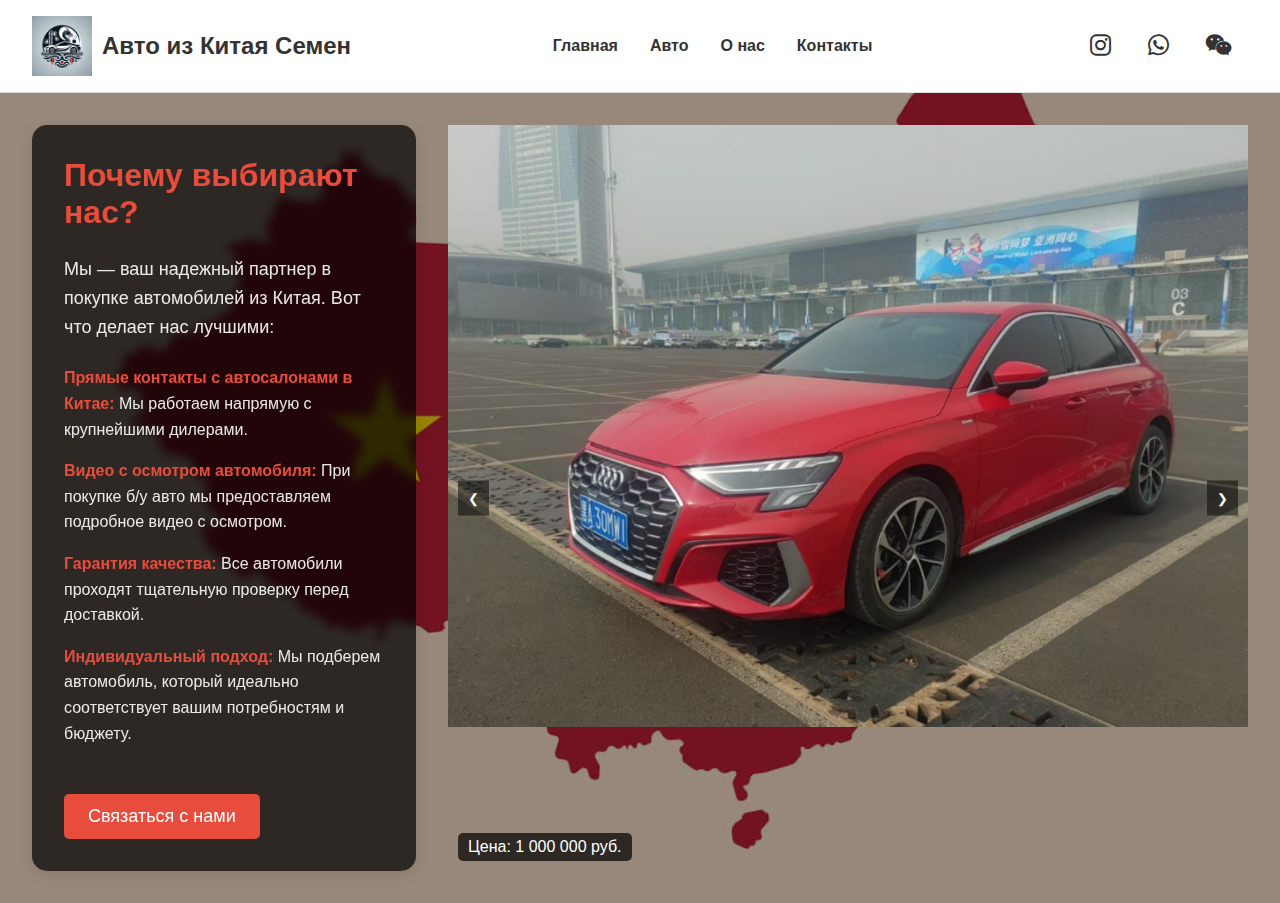
<file: index.html>
<!DOCTYPE html>
<html lang="ru">
<head>
    <meta charset="UTF-8">
    <meta name="viewport" content="width=device-width, initial-scale=1.0">
    <title>Авто из Китая Семен</title>
    <link rel="stylesheet" href="styles.css">
    <link rel="stylesheet" href="https://cdnjs.cloudflare.com/ajax/libs/font-awesome/6.0.0-beta3/css/all.min.css">
</head>
<body>
    <div class="main-background">
        <header>
            <div class="logo">
                <img src="images/logo.png" alt="Логотип">
                <h1>Авто из Китая Семен</h1>
            </div>
            <nav>
                <ul>
                    <li><a href="index.html">Главная</a></li>
                    <li><a href="catalog.html">Авто</a></li>
                    <li><a href="about.html">О нас</a></li>
                    <li><a href="contact.html">Контакты</a></li>
                </ul>
            </nav>
            <div class="social-icons">
                <a href="https://instagram.com/taobao_semen?igshid=j8adewcu2nug" target="_blank"><i class="fab fa-instagram"></i></a>
                <a href="https://wa.me/8615174681990" target="_blank"><i class="fab fa-whatsapp"></i></a>
                <a href="#" id="wechat-link"><i class="fab fa-weixin"></i></a>
            </div>
        </header>

        <section class="main-content">
            <div class="text-block">
                <h2>Почему выбирают нас?</h2>
                <p>
                    Мы — ваш надежный партнер в покупке автомобилей из Китая. Вот что делает нас лучшими:
                </p>
                <ul>
                    <li><strong>Прямые контакты с автосалонами в Китае:</strong> Мы работаем напрямую с крупнейшими дилерами.</li>
                    <li><strong>Видео с осмотром автомобиля:</strong> При покупке б/у авто мы предоставляем подробное видео с осмотром.</li>
                    <li><strong>Гарантия качества:</strong> Все автомобили проходят тщательную проверку перед доставкой.</li>
                    <li><strong>Индивидуальный подход:</strong> Мы подберем автомобиль, который идеально соответствует вашим потребностям и бюджету.</li>
                </ul>
                <a href="#contact" class="cta-button">Связаться с нами</a>
            </div>

            <div class="carousel-container">
                <div class="carousel">
                    <div class="carousel-item active">
                        <img data-src="images/audi_a3/audi_a3_1.jpg" alt="Audi A3" class="lazyload">
                        <div class="price-overlay">Цена: 1 000 000 руб.</div>
                    </div>
                    <div class="carousel-item">
                        <img data-src="images/bmw_x1/x1_1.jpg" alt="BMW X1" class="lazyload">
                        <div class="price-overlay">Цена: 185 000 ¥</div>
                    </div>
                    <div class="carousel-item">
                        <img data-src="images/toy_rav4/rav4_1.jpg" alt="Toyota RAV4" class="lazyload">
                        <div class="price-overlay">Цена: 131 800 ¥</div>
                    </div>
                    <div class="carousel-item">
                        <img data-src="images/toy_ch-r/ch-r_1.jpg" alt="Toyota C-HR" class="lazyload">
                        <div class="price-overlay">Цена: 88 000 ¥</div>
                    </div>
                    <div class="carousel-item">
                        <img data-src="images/h_elantra/h_elantra_1.jpg" alt="Hyundai Elantra" class="lazyload">
                        <div class="price-overlay">Цена: 77 000 ¥</div>
                    </div>
                </div>
                <button class="carousel-button prev">&#10094;</button>
                <button class="carousel-button next">&#10095;</button>
            </div>
            
            <script src="lazyload.js"></script>
            <script src="carousel.js"></script>
        </section>
    </div>

    <script src="carousel.js"></script>
    <script src="lazyload.js"></script>
</body>
</html>
</file>
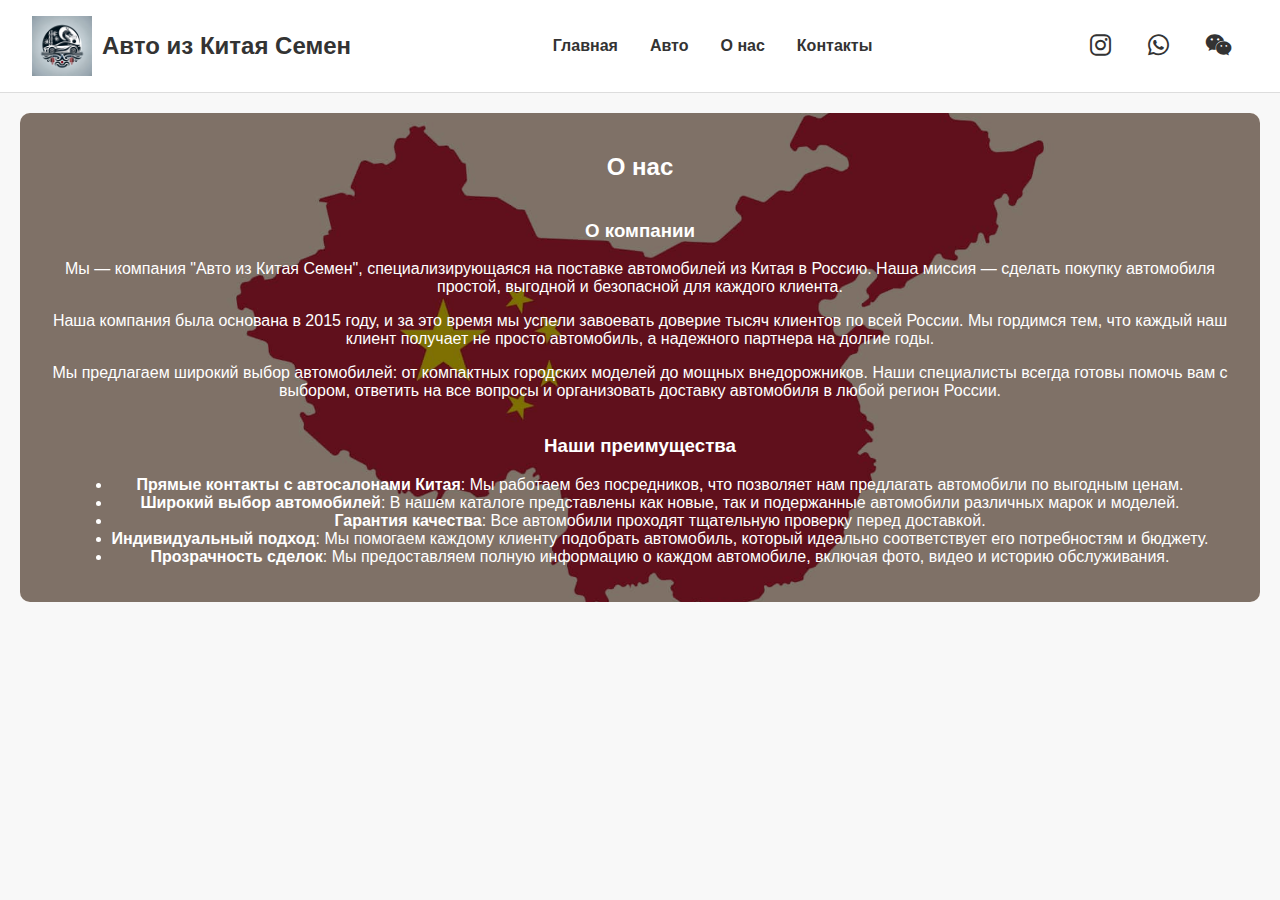
<file: about.html>
<!DOCTYPE html>
<html lang="ru">
<head>
    <meta charset="UTF-8">
    <meta name="viewport" content="width=device-width, initial-scale=1.0">
    <title>О нас - Авто из Китая Семен</title>
    <link rel="stylesheet" href="styles.css">
    <!-- Подключаем Font Awesome для иконок -->
    <link rel="stylesheet" href="https://cdnjs.cloudflare.com/ajax/libs/font-awesome/6.0.0-beta3/css/all.min.css">
</head>
<body>

    <header>
        <div class="logo">
            <img src="images/logo.png" alt="Логотип">
            <h1>Авто из Китая Семен</h1>
        </div>
        <nav>
            <ul>
                <li><a href="index.html">Главная</a></li>
                <li><a href="catalog.html">Авто</a></li>
                <li><a href="about.html">О нас</a></li>
                <li><a href="contact.html">Контакты</a></li>
            </ul>
        </nav>
        <div class="social-icons">
            <a href="https://instagram.com/taobao_semen?igshid=j8adewcu2nug" target="_blank"><i class="fab fa-instagram"></i></a>
            <a href="https://wa.me/8615174681990" target="_blank"><i class="fab fa-whatsapp"></i></a>
            <a href="#" id="wechat-link"><i class="fab fa-weixin"></i></a>
        </div>
    </header>

        <section class="about-us">
            <h2>О нас</h2>

            <!-- О компании -->
            <div class="about-section">
                <h3>О компании</h3>
                <p>
                    Мы — компания "Авто из Китая Семен", специализирующаяся на поставке автомобилей из Китая в Россию. 
                    Наша миссия — сделать покупку автомобиля простой, выгодной и безопасной для каждого клиента.
                </p>
                <p>
                    Наша компания была основана в 2015 году, и за это время мы успели завоевать доверие тысяч клиентов 
                    по всей России. Мы гордимся тем, что каждый наш клиент получает не просто автомобиль, а надежного 
                    партнера на долгие годы.
                </p>
                <p>
                    Мы предлагаем широкий выбор автомобилей: от компактных городских моделей до мощных внедорожников. 
                    Наши специалисты всегда готовы помочь вам с выбором, ответить на все вопросы и организовать доставку 
                    автомобиля в любой регион России.
                </p>
            </div>

            <!-- Наши преимущества -->
            <div class="advantages-section">
                <h3>Наши преимущества</h3>
                <ul>
                    <li>
                        <strong>Прямые контакты с автосалонами Китая</strong>: Мы работаем без посредников, что позволяет 
                        нам предлагать автомобили по выгодным ценам.
                    </li>
                    <li>
                        <strong>Широкий выбор автомобилей</strong>: В нашем каталоге представлены как новые, так и 
                        подержанные автомобили различных марок и моделей.
                    </li>
                    <li>
                        <strong>Гарантия качества</strong>: Все автомобили проходят тщательную проверку перед доставкой.
                    </li>
                    <li>
                        <strong>Индивидуальный подход</strong>: Мы помогаем каждому клиенту подобрать автомобиль, 
                        который идеально соответствует его потребностям и бюджету.
                    </li>
                    <li>
                        <strong>Прозрачность сделок</strong>: Мы предоставляем полную информацию о каждом автомобиле, 
                        включая фото, видео и историю обслуживания.
                    </li>
                </ul>
            </div>
        </section>
 <script>
    document.getElementById('wechat-link').addEventListener('click', function(event) {
        event.preventDefault();
        alert('Отсканируйте QR-код для добавления в WeChat.');
        // Здесь можно добавить логику для отображения QR-кода
    });
</script>
</body>
</html>
</file>
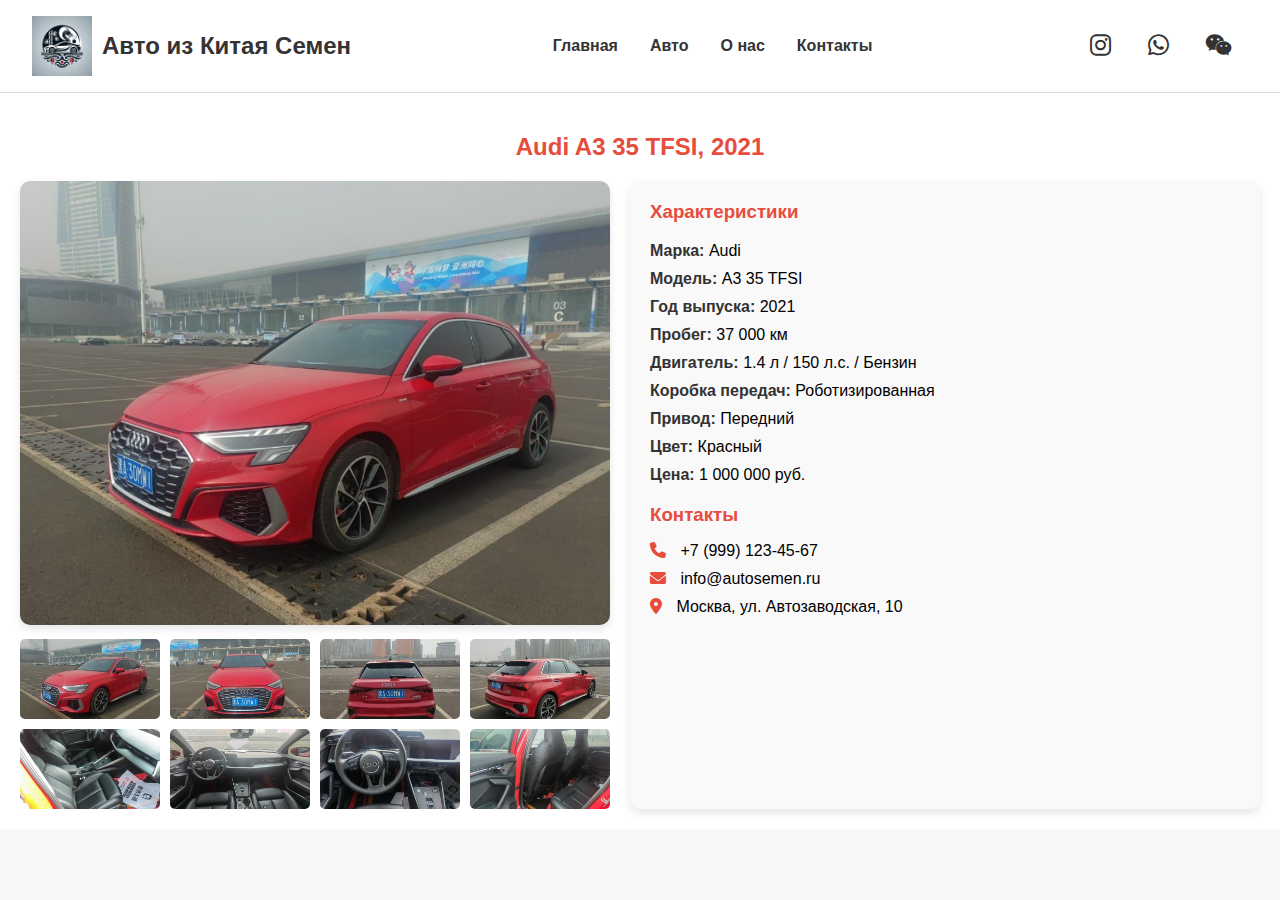
<file: audi_a3.html>
<!DOCTYPE html>
<html lang="ru">
<head>
    <meta charset="UTF-8">
    <meta name="viewport" content="width=device-width, initial-scale=1.0">
    <title>Audi A3 35 TFSI, 2021</title>
    <link rel="stylesheet" href="styles.css">
    <link rel="stylesheet" href="https://cdnjs.cloudflare.com/ajax/libs/font-awesome/6.0.0-beta3/css/all.min.css">
</head>
<body>
    <header>
        <div class="logo">
            <img src="images/logo.png" alt="Логотип">
            <h1>Авто из Китая Семен</h1>
        </div>
        <nav>
            <ul>
                <li><a href="index.html">Главная</a></li>
                <li><a href="catalog.html">Авто</a></li>
                <li><a href="about.html">О нас</a></li>
                <li><a href="contact.html">Контакты</a></li>
            </ul>
        </nav>
        <div class="social-icons">
            <a href="https://instagram.com" target="_blank"><i class="fab fa-instagram"></i></a>
            <a href="https://wa.me/вашномер" target="_blank"><i class="fab fa-whatsapp"></i></a>
            <a href="https://wechat.com" target="_blank"><i class="fab fa-weixin"></i></a>
        </div>
    </header>

    <section class="car-details">
        <h2>Audi A3 35 TFSI, 2021</h2>

        <!-- Галерея и описание -->
        <div class="car-content">
            <!-- Галерея -->
            <div class="car-gallery">
                <div class="main-image">
                    <img src="images/audi_a3/audi_a3_1.jpg" alt="Audi A3 - Фото 1" id="mainImage">
                </div>
                <div class="thumbnails">
                    <img src="images/audi_a3/audi_a3_1.jpg" alt="Audi A3 - Фото 1" onclick="changeImage('images/audi_a3/audi_a3_1.jpg')">
                    <img src="images/audi_a3/audi_a3_2.jpg" alt="Audi A3 - Фото 2" onclick="changeImage('images/audi_a3/audi_a3_2.jpg')">
                    <img src="images/audi_a3/audi_a3_3.jpg" alt="Audi A3 - Фото 3" onclick="changeImage('images/audi_a3/audi_a3_3.jpg')">
                    <img src="images/audi_a3/audi_a3_4.jpg" alt="Audi A3 - Фото 4" onclick="changeImage('images/audi_a3/audi_a3_4.jpg')">
                    <img src="images/audi_a3/audi_a3_5.jpg" alt="Audi A3 - Фото 5" onclick="changeImage('images/audi_a3/audi_a3_5.jpg')">
                    <img src="images/audi_a3/audi_a3_6.jpg" alt="Audi A3 - Фото 6" onclick="changeImage('images/audi_a3/audi_a3_6.jpg')">
                    <img src="images/audi_a3/audi_a3_7.jpg" alt="Audi A3 - Фото 7" onclick="changeImage('images/audi_a3/audi_a3_7.jpg')">
                    <img src="images/audi_a3/audi_a3_8.jpg" alt="Audi A3 - Фото 8" onclick="changeImage('images/audi_a3/audi_a3_8.jpg')">
                </div>
            </div>

            <!-- Описание автомобиля -->
            <div class="car-specs">
                <h3>Характеристики</h3>
                <ul>
                    <li><strong>Марка:</strong> Audi</li>
                    <li><strong>Модель:</strong> A3 35 TFSI</li>
                    <li><strong>Год выпуска:</strong> 2021</li>
                    <li><strong>Пробег:</strong> 37 000 км</li>
                    <li><strong>Двигатель:</strong> 1.4 л / 150 л.с. / Бензин</li>
                    <li><strong>Коробка передач:</strong> Роботизированная</li>
                    <li><strong>Привод:</strong> Передний</li>
                    <li><strong>Цвет:</strong> Красный</li>
                    <li><strong>Цена:</strong> 1 000 000 руб.</li>
                </ul>

                <div class="contact-block">
                    <h3>Контакты</h3>
                    <ul>
                        <li><i class="fas fa-phone"></i> +7 (999) 123-45-67</li>
                        <li><i class="fas fa-envelope"></i> info@autosemen.ru</li>
                        <li><i class="fas fa-map-marker-alt"></i> Москва, ул. Автозаводская, 10</li>
                    </ul>
                </div>
            </div>
        </div>
    </section>

    <script>
        // Функция для изменения основного изображения
        function changeImage(src) {
            document.getElementById('mainImage').src = src;
        }
    </script>
</body>
</html>
</file>
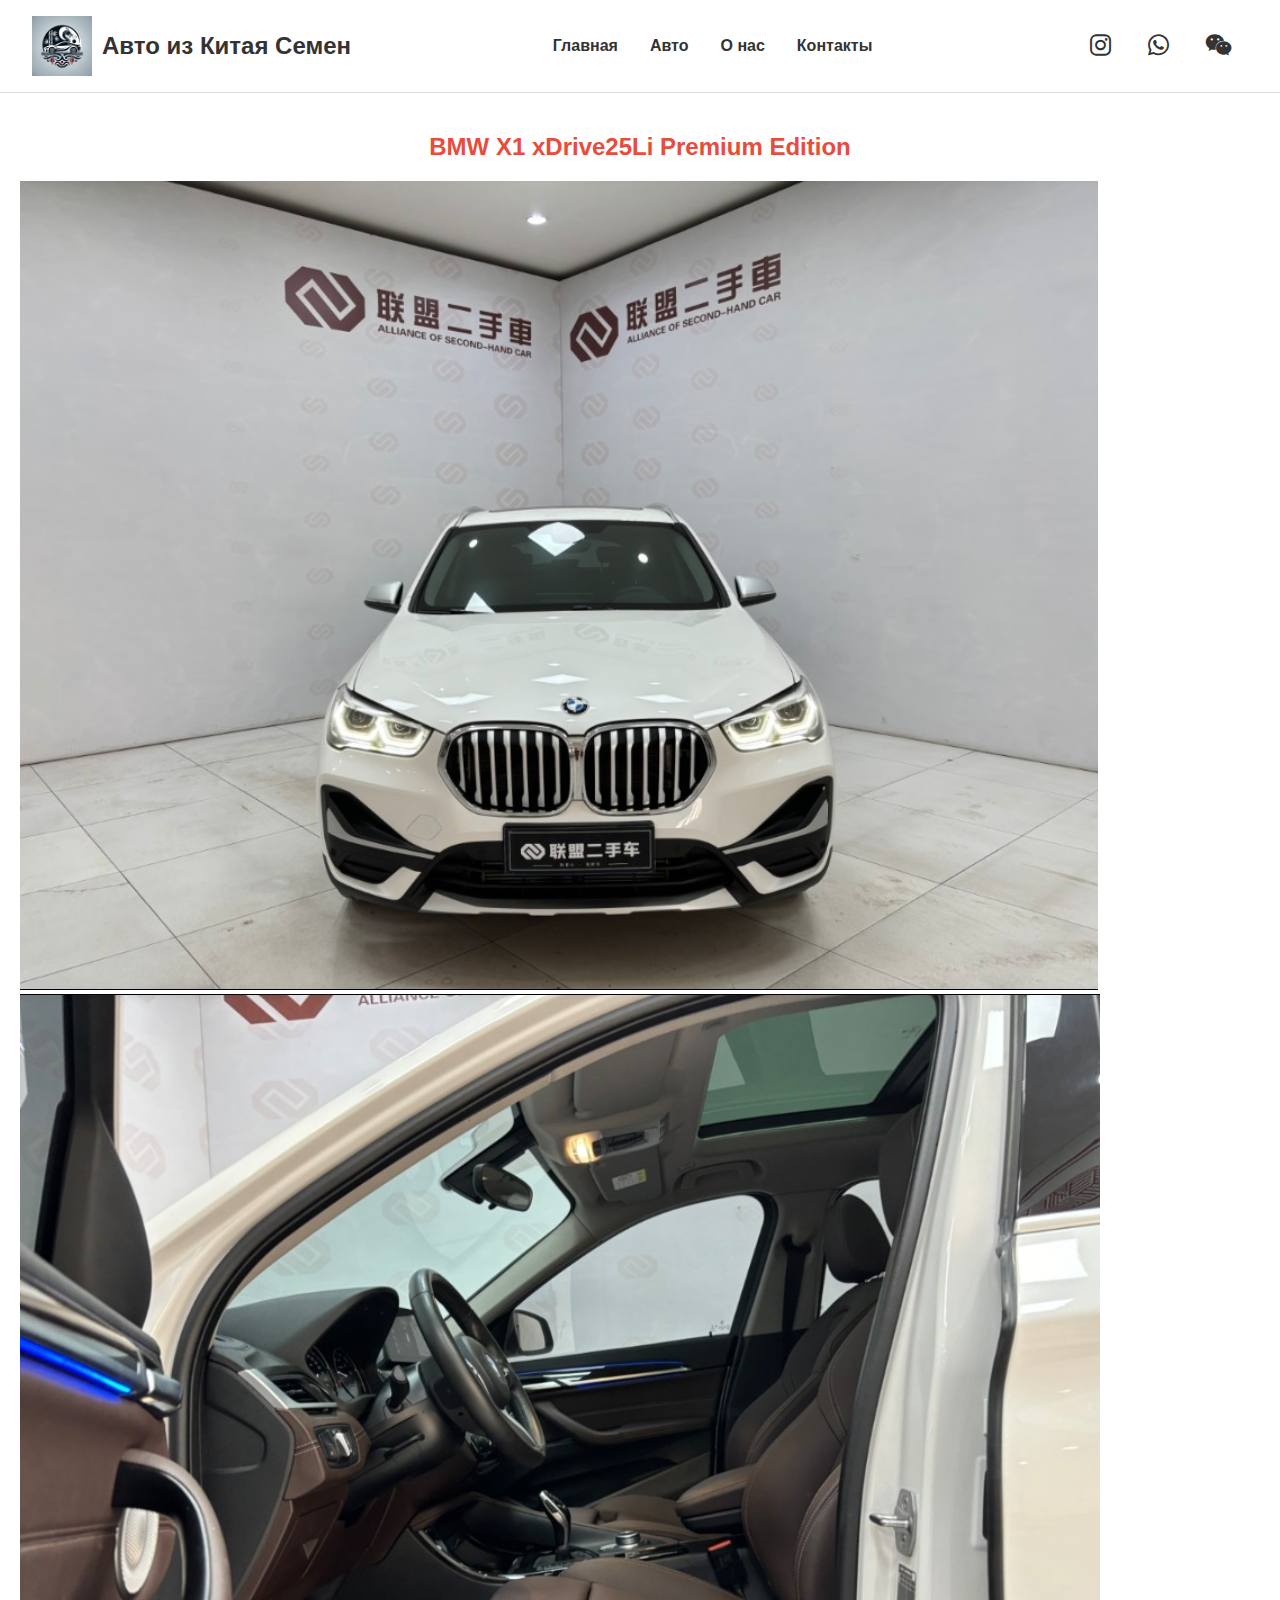
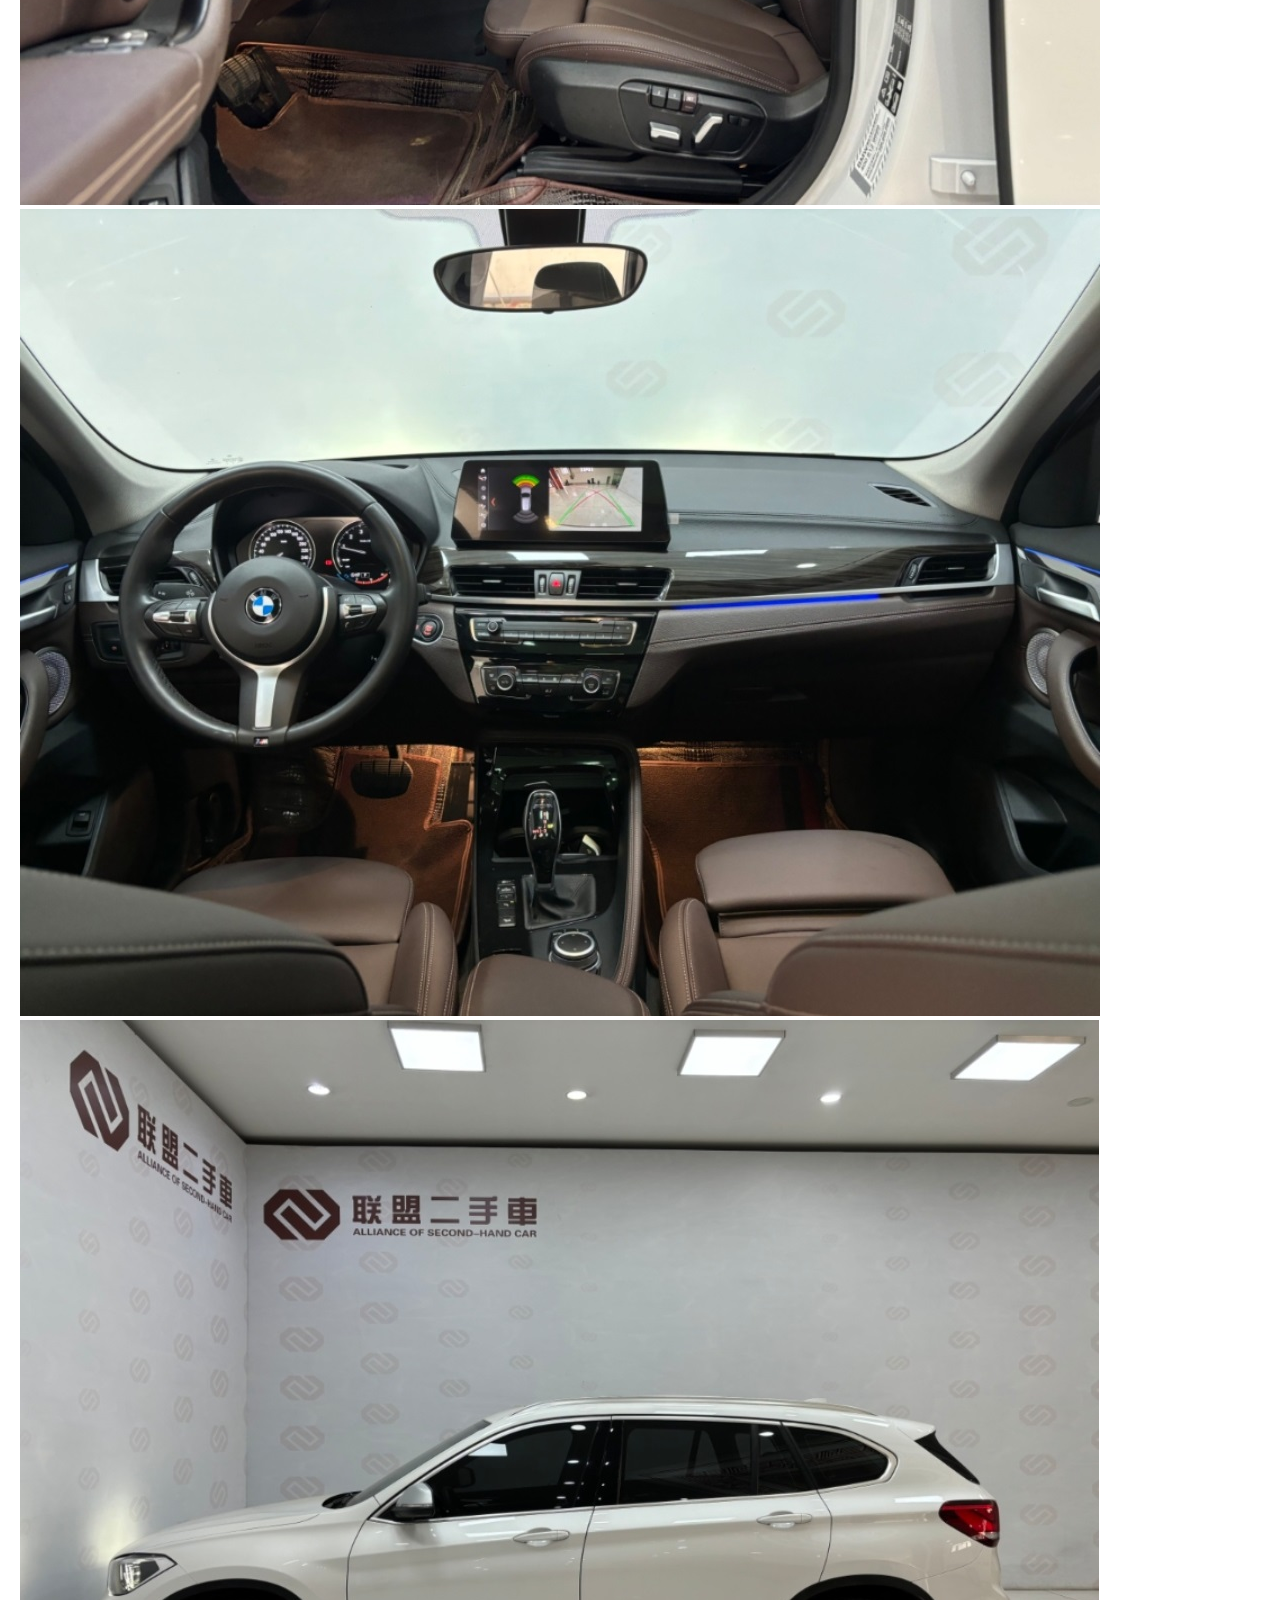
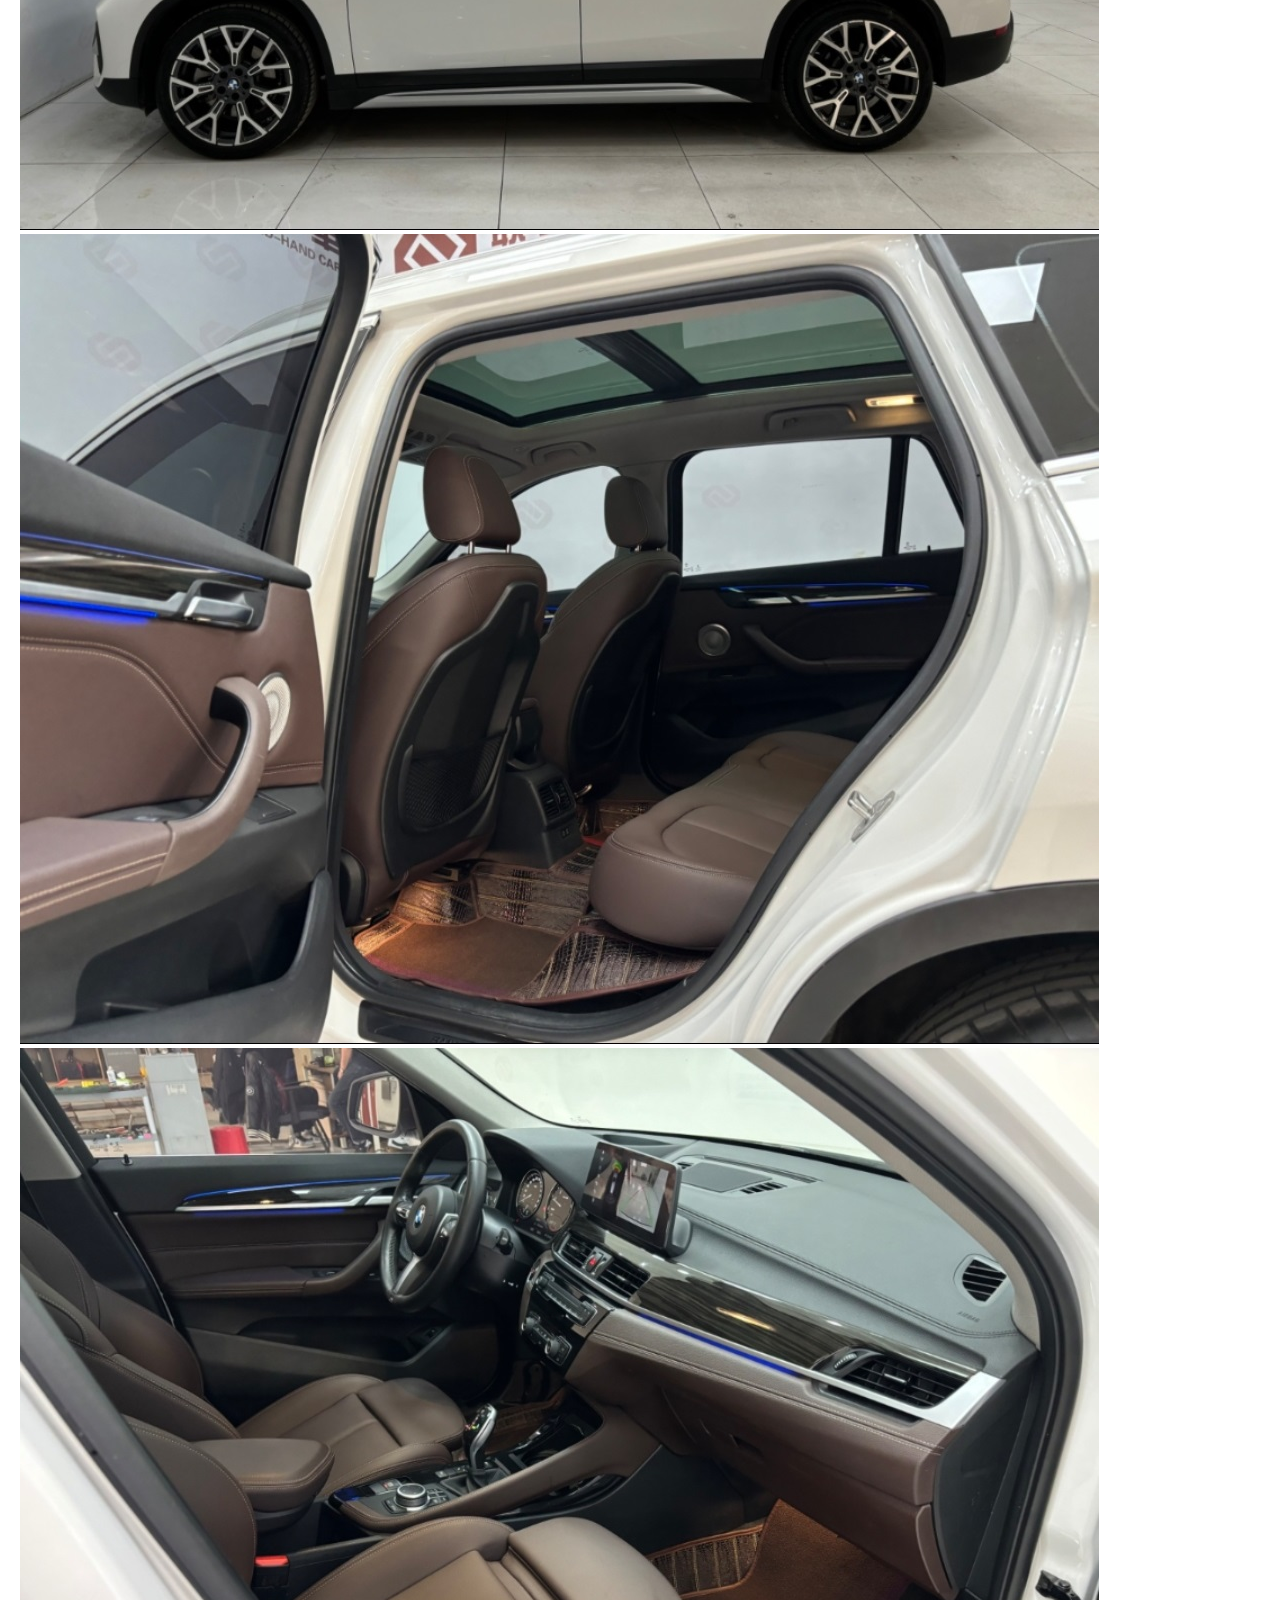
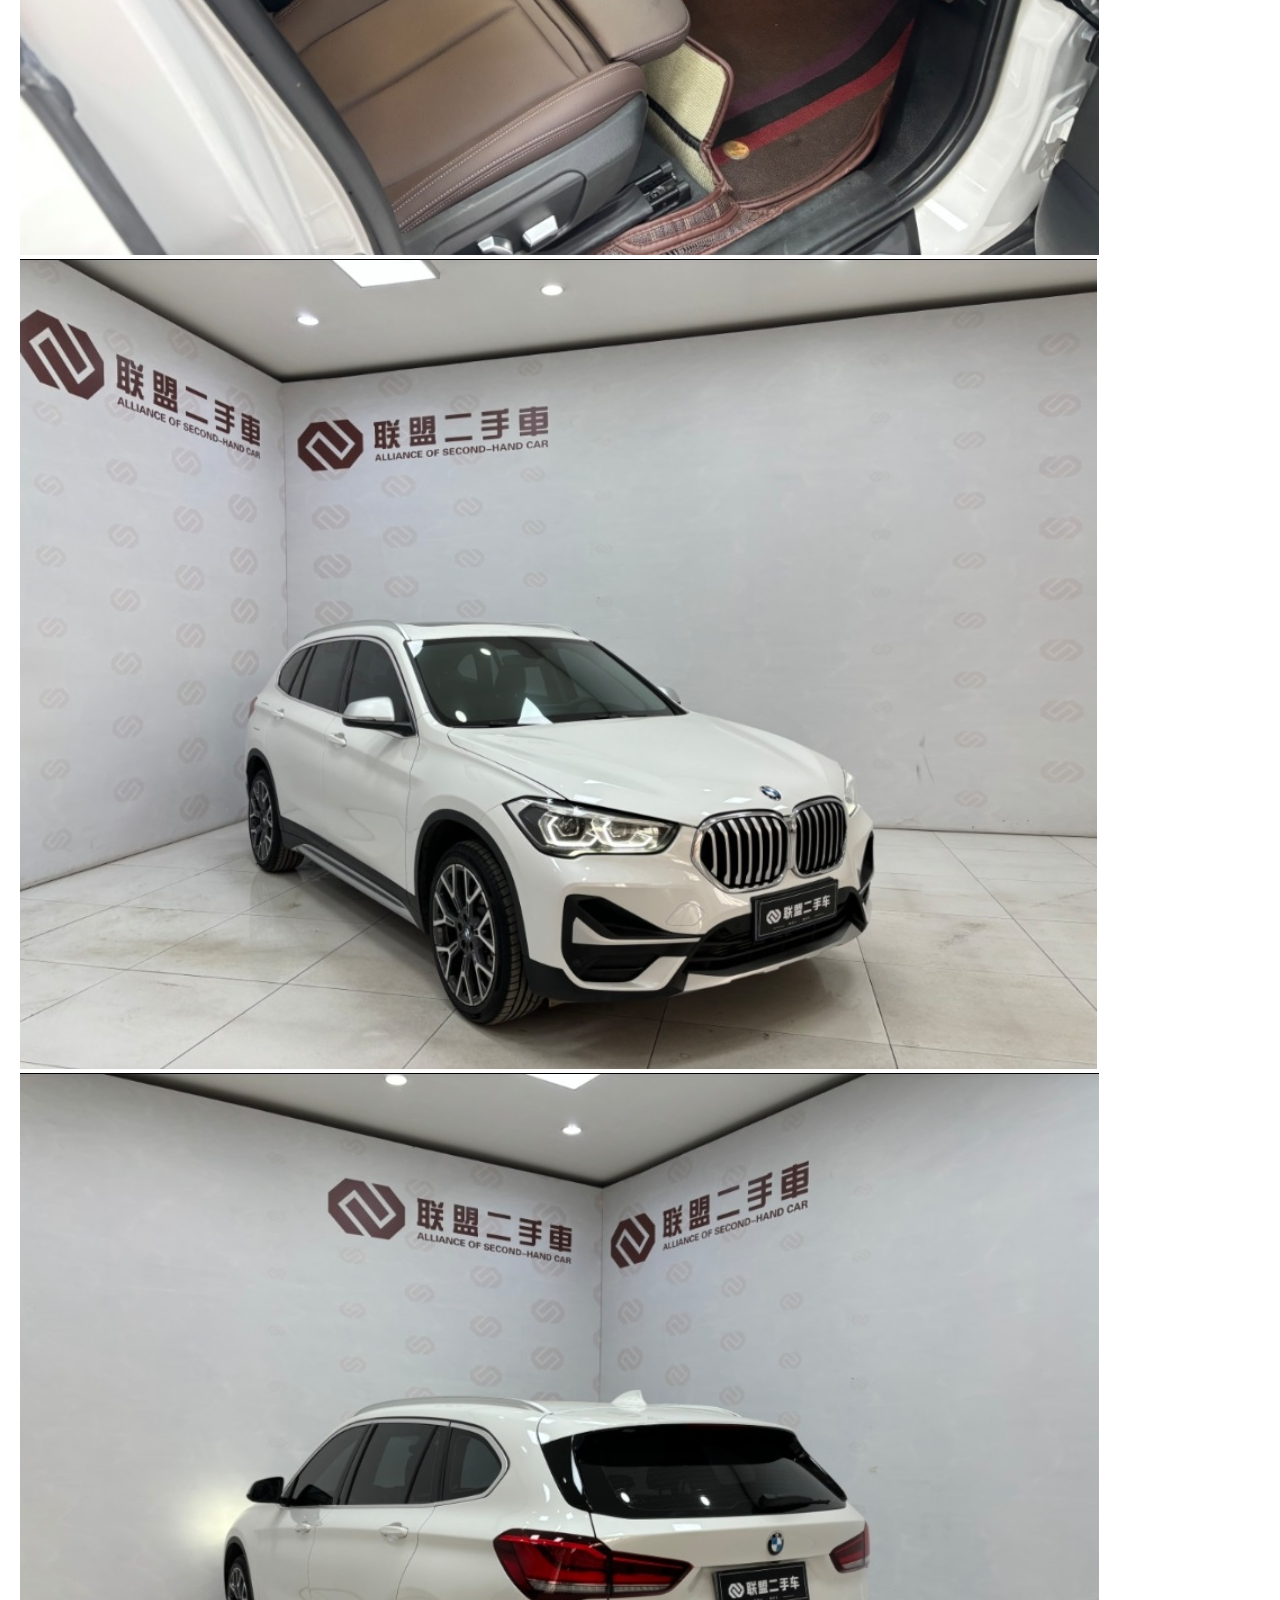
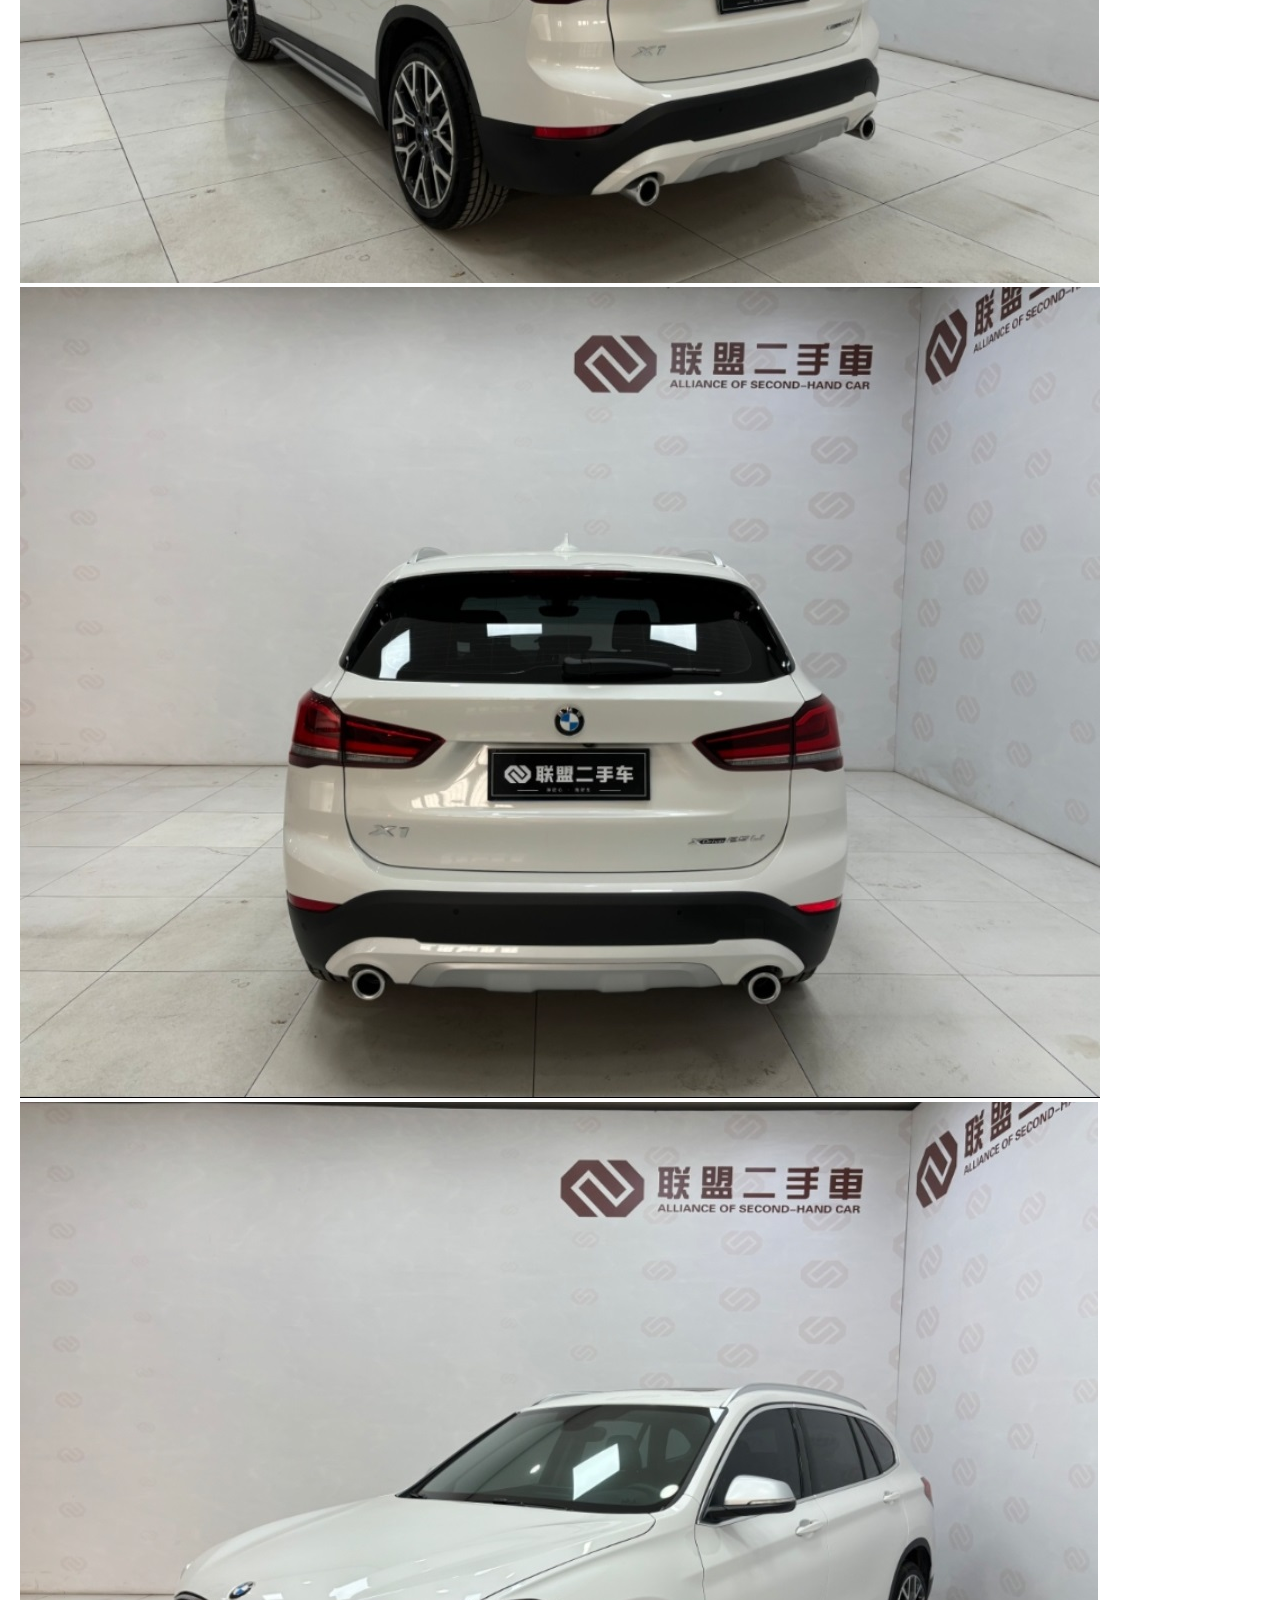
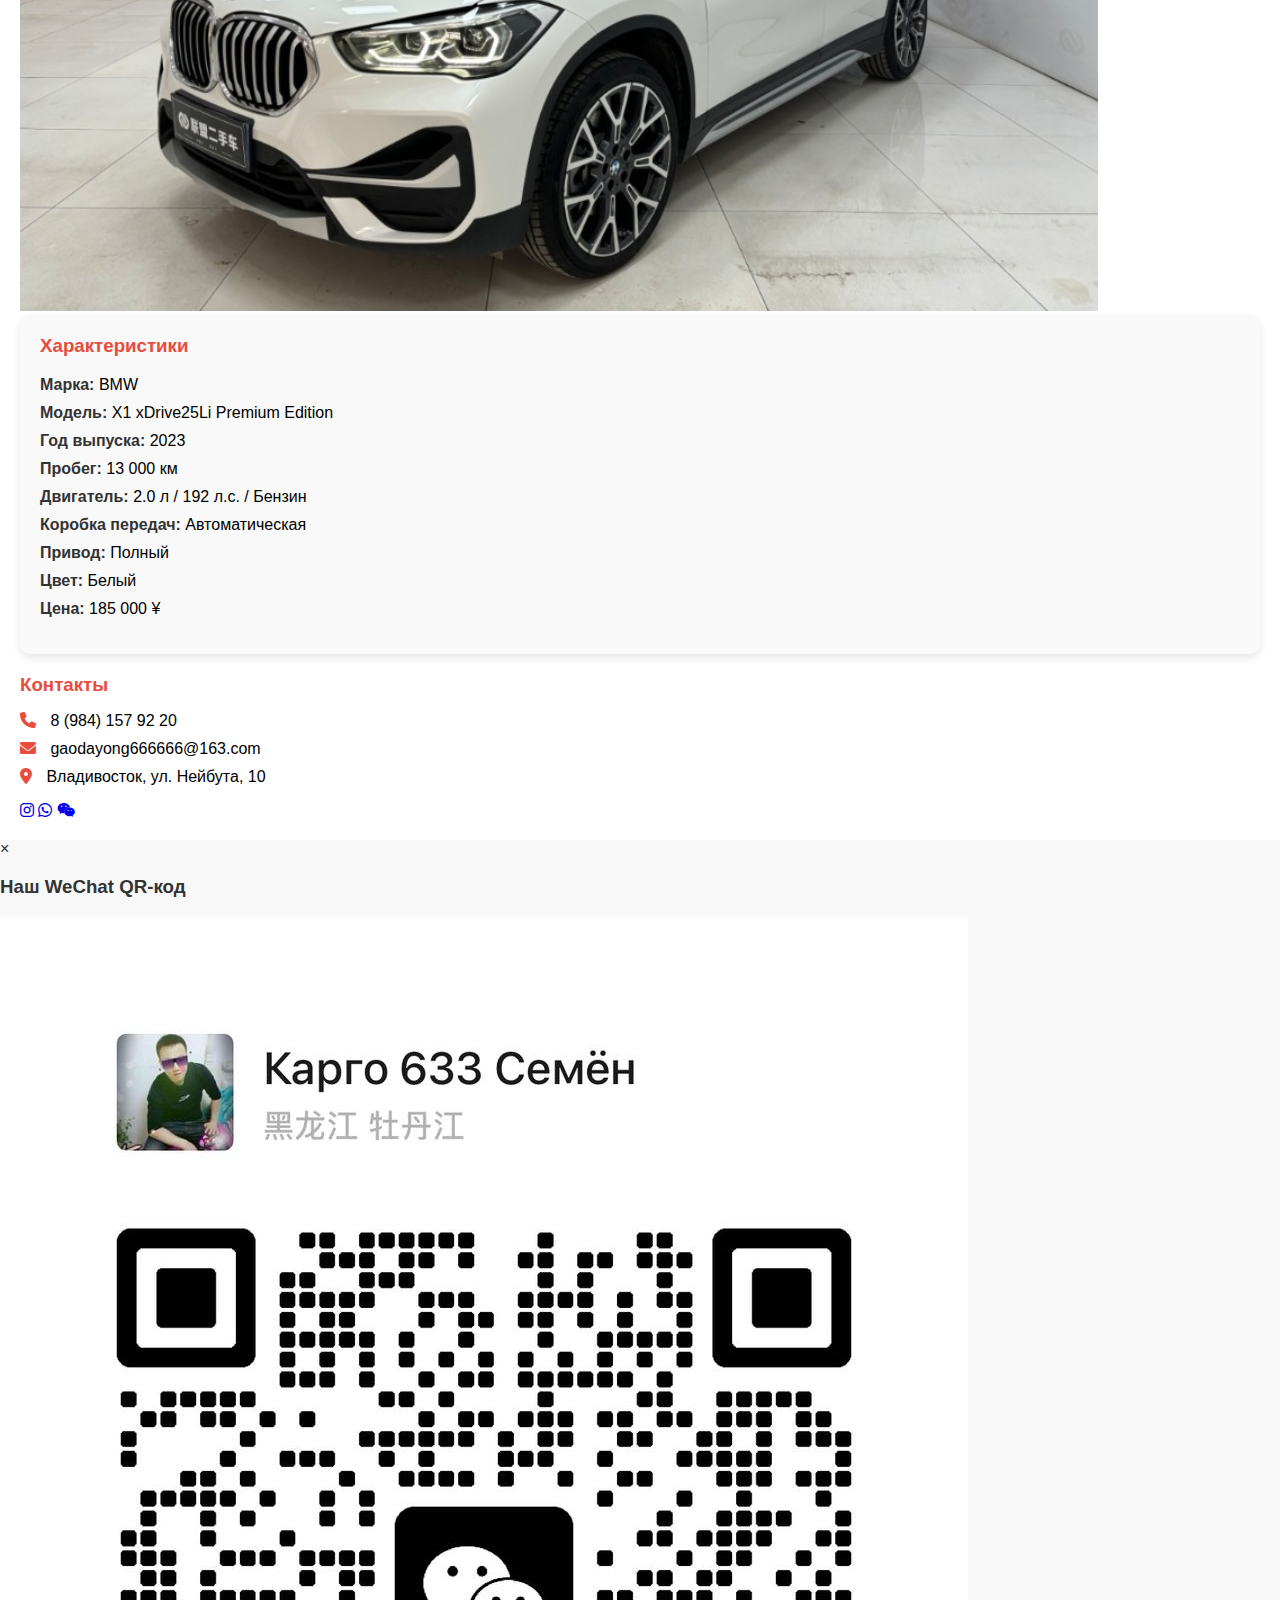
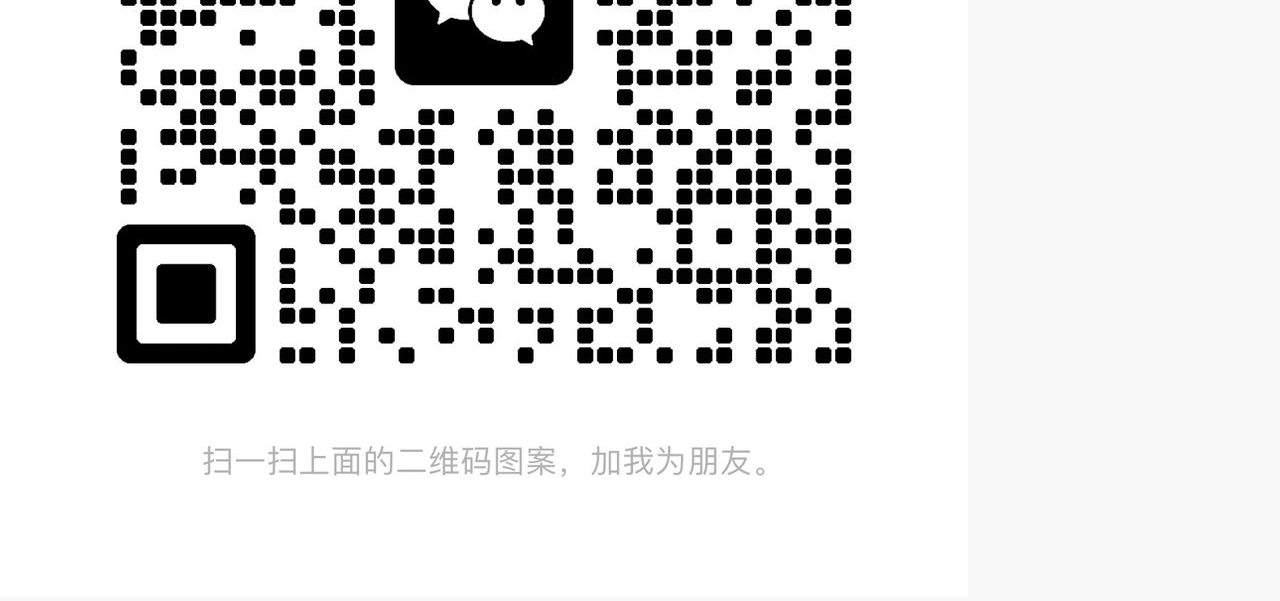
<file: bmw_x1.html>
<!DOCTYPE html>
<html lang="ru">
<head>
    <meta charset="UTF-8">
    <meta name="viewport" content="width=device-width, initial-scale=1.0">
    <title>BMW X1 xDrive25Li Premium Edition - Авто из Китая Семен</title>
    <link rel="stylesheet" href="styles.css">
    <!-- Подключаем Font Awesome для иконок -->
    <link rel="stylesheet" href="https://cdnjs.cloudflare.com/ajax/libs/font-awesome/6.0.0-beta3/css/all.min.css">
</head>
<body>
        <header>
            <div class="logo">
                <img src="images/logo.png" alt="Логотип">
                <h1>Авто из Китая Семен</h1>
            </div>
            <nav>
                <ul>
                    <li><a href="index.html">Главная</a></li>
                    <li><a href="catalog.html">Авто</a></li>
                    <li><a href="about.html">О нас</a></li>
                    <li><a href="contact.html">Контакты</a></li>
                </ul>
            </nav>
            <div class="social-icons">
                <a href="https://instagram.com/taobao_semen?igshid=j8adewcu2nug" target="_blank"><i class="fab fa-instagram"></i></a>
                <a href="https://wa.me/8615174681990" target="_blank"><i class="fab fa-whatsapp"></i></a>
                <a href="#" id="wechat-link"><i class="fab fa-weixin"></i></a>
            </div>
        </header>

        <section class="car-details">
            <h2>BMW X1 xDrive25Li Premium Edition</h2>

            <!-- Галерея автомобиля -->
            <div class="car-gallery">
                <img src="images/bmw_x1/x1_1.jpg" alt="BMW X1 - Фото 1">
                <img src="images/bmw_x1/x1_2.jpg" alt="BMW X1 - Фото 2">
                <img src="images/bmw_x1/x1_3.jpg" alt="BMW X1 - Фото 3">
                <img src="images/bmw_x1/x1_4.jpg" alt="BMW X1 - Фото 4">
                <img src="images/bmw_x1/x1_5.jpg" alt="BMW X1 - Фото 5">
                <img src="images/bmw_x1/x1_6.jpg" alt="BMW X1 - Фото 6">
                <img src="images/bmw_x1/x1_7.jpg" alt="BMW X1 - Фото 7">
                <img src="images/bmw_x1/x1_8.jpg" alt="BMW X1 - Фото 8">
                <img src="images/bmw_x1/x1_9.jpg" alt="BMW X1 - Фото 9">
                <img src="images/bmw_x1/x1_10.jpg" alt="BMW X1 - Фото 10">
            </div>

            <!-- Характеристики автомобиля -->
            <div class="car-specs">
                <h3>Характеристики</h3>
                <ul>
                    <li><strong>Марка:</strong> BMW</li>
                    <li><strong>Модель:</strong> X1 xDrive25Li Premium Edition</li>
                    <li><strong>Год выпуска:</strong> 2023</li>
                    <li><strong>Пробег:</strong> 13 000 км</li>
                    <li><strong>Двигатель:</strong> 2.0 л / 192 л.с. / Бензин</li>
                    <li><strong>Коробка передач:</strong> Автоматическая</li>
                    <li><strong>Привод:</strong> Полный</li>
                    <li><strong>Цвет:</strong> Белый</li>
                    <li><strong>Цена:</strong> 185 000 ¥</li>
                </ul>
            </div>

            <!-- Блок с контактами -->
            <div class="contact-block">
                <h3>Контакты</h3>
                <ul>
                    <li><i class="fas fa-phone"></i> <span class="phone-number">8 (984) 157 92 20</span></li>
                    <li><i class="fas fa-envelope"></i> gaodayong666666@163.com</li>
                    <li><i class="fas fa-map-marker-alt"></i> Владивосток, ул. Нейбута, 10</li>
                </ul>
            </div>

            <!-- Иконки соцсетей -->
            <div class="contact-icons">
                <a href="https://instagram.com/taobao_semen?igshid=j8adewcu2nug" target="_blank"><i class="fab fa-instagram"></i></a>
                <a href="https://wa.me/8615174681990" target="_blank"><i class="fab fa-whatsapp"></i></a>
                <a href="#" id="wechat-link"><i class="fab fa-weixin"></i></a>
            </div>
        </section>
    </div>

    <!-- Модальное окно для WeChat -->
    <div id="wechat-modal" class="modal">
        <div class="modal-content">
            <span class="close">&times;</span>
            <h3>Наш WeChat QR-код</h3>
            <img src="images/wechat_qr.jpg" alt="WeChat QR Code">
        </div>
    

    <script>
        // Скрипт для открытия и закрытия модального окна
        const modal = document.getElementById("wechat-modal");
        const wechatLink = document.getElementById("wechat-link");
        const closeBtn = document.querySelector(".close");

        // Открываем модальное окно при клике на иконку WeChat
        wechatLink.onclick = function() {
            modal.style.display = "block";
        }

        // Закрываем модальное окно при клике на крестик
        closeBtn.onclick = function() {
            modal.style.display = "none";
        }

        // Закрываем модальное окно при клике вне его области
        window.onclick = function(event) {
            if (event.target == modal) {
                modal.style.display = "none";
            }
        }
    </script>
</body>
</html>
</file>
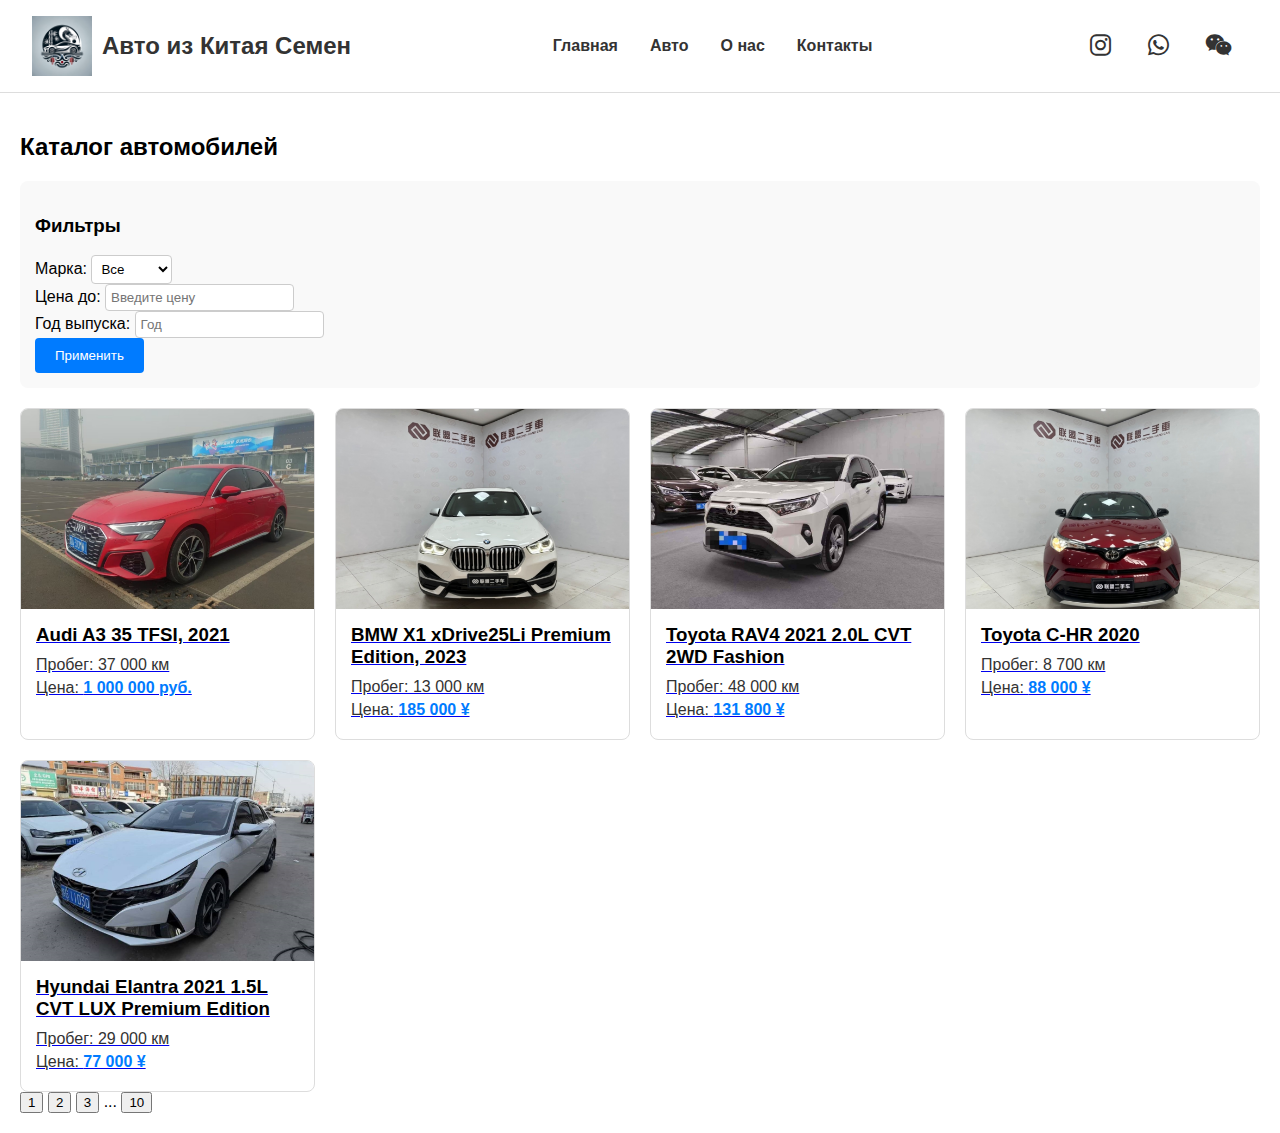
<file: catalog.html>
<!DOCTYPE html>
<html lang="ru">
<head>
    <meta charset="UTF-8">
    <meta name="viewport" content="width=device-width, initial-scale=1.0">
    <title>Каталог авто - Авто из Китая Семен</title>
    <link rel="stylesheet" href="styles.css">
    <link rel="stylesheet" href="https://cdnjs.cloudflare.com/ajax/libs/font-awesome/6.0.0-beta3/css/all.min.css">
</head>
<body>
    <header>
        <div class="logo">
            <img src="images/logo.png" alt="Логотип">
            <h1>Авто из Китая Семен</h1>
        </div>
        <nav>
            <ul>
                <li><a href="index.html">Главная</a></li>
                <li><a href="catalog.html">Авто</a></li>
                <li><a href="about.html">О нас</a></li>
                <li><a href="contact.html">Контакты</a></li>
            </ul>
        </nav>
        <div class="social-icons">
            <a href="https://instagram.com/taobao_semen?igshid=j8adewcu2nug" target="_blank"><i class="fab fa-instagram"></i></a>
            <a href="https://wa.me/8615174681990" target="_blank"><i class="fab fa-whatsapp"></i></a>
            <a href="#" id="wechat-link"><i class="fab fa-weixin"></i></a>
        </div>
    </header>

    <section class="catalog">
        <h2>Каталог автомобилей</h2>

        <!-- Фильтры -->
        <div class="filters">
            <h3>Фильтры</h3>
            <div class="filter-group">
                <label for="brand">Марка:</label>
                <select id="brand">
                    <option value="all">Все</option>
                    <option value="audi">Audi</option>
                    <option value="bmw">BMW</option>
                    <option value="hyundai">Hyundai</option>
                    <option value="toyota">Toyota</option>
                </select>
            </div>
            <div class="filter-group">
                <label for="price">Цена до:</label>
                <input type="number" id="price" placeholder="Введите цену">
            </div>
            <div class="filter-group">
                <label for="year">Год выпуска:</label>
                <input type="number" id="year" placeholder="Год">
            </div>
            <button class="filter-button">Применить</button>
        </div>

        <!-- Сетка автомобилей -->
        <div class="car-grid" id="carGrid">
            <!-- Автомобили будут добавлены через JavaScript -->
        </div>

        <!-- Пагинация -->
        <div class="pagination">
            <button class="page-button">1</button>
            <button class="page-button">2</button>
            <button class="page-button">3</button>
            <span>...</span>
            <button class="page-button">10</button>
        </div>
    </section>

    <script src="catalog.js"></script>
</body>
</html>
</file>
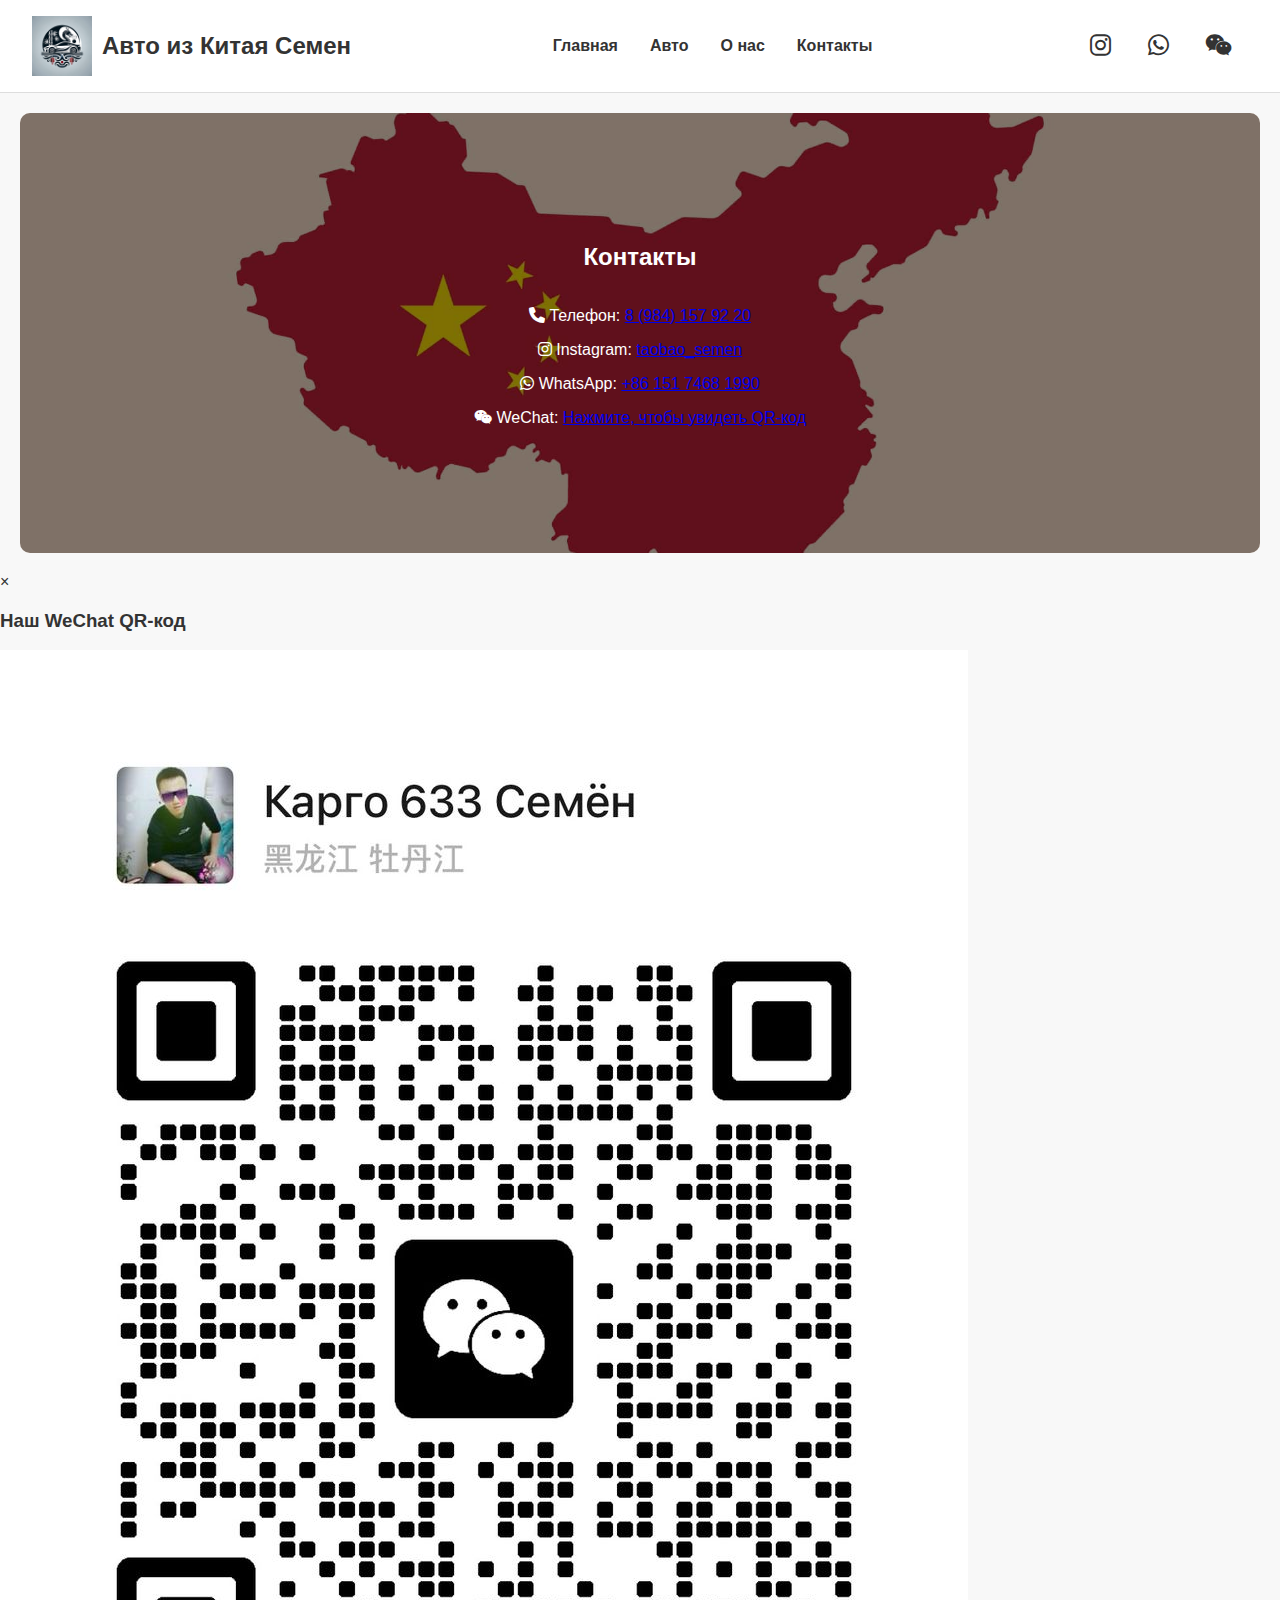
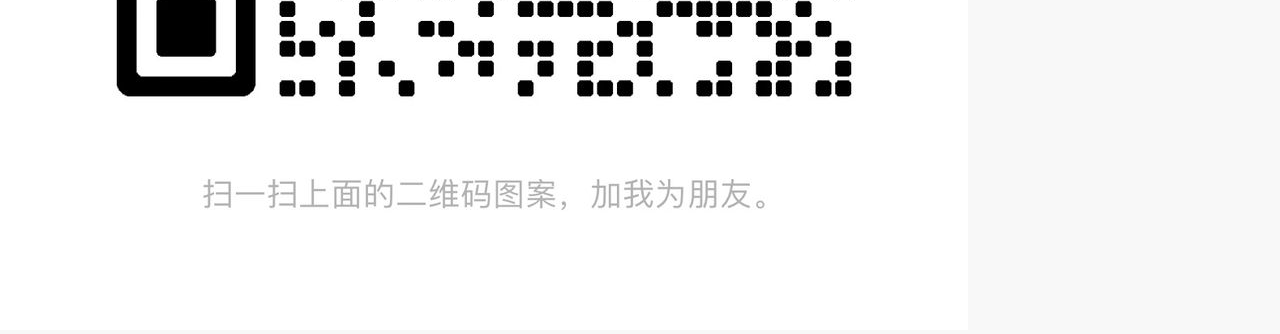
<file: contact.html>
<!DOCTYPE html>
<html lang="ru">
<head>
    <meta charset="UTF-8">
    <meta name="viewport" content="width=device-width, initial-scale=1.0">
    <title>Контакты - Авто из Китая Семен</title>
    <link rel="stylesheet" href="styles.css">
    <!-- Подключаем Font Awesome для иконок -->
    <link rel="stylesheet" href="https://cdnjs.cloudflare.com/ajax/libs/font-awesome/6.0.0-beta3/css/all.min.css">
</head>
<body>
    
        <header>
            <div class="logo">
                <img src="images/logo.png" alt="Логотип">
                <h1>Авто из Китая Семен</h1>
            </div>
            <nav>
                <ul>
                    <li><a href="index.html">Главная</a></li>
                    <li><a href="catalog.html">Авто</a></li>
                    <li><a href="about.html">О нас</a></li>
                    <li><a href="contact.html">Контакты</a></li>
                </ul>
            </nav>
            <div class="social-icons">
                <a href="https://instagram.com/taobao_semen?igshid=j8adewcu2nug" target="_blank"><i class="fab fa-instagram"></i></a>
                <a href="https://wa.me/8615174681990" target="_blank"><i class="fab fa-whatsapp"></i></a>
                <a href="#" id="wechat-link"><i class="fab fa-weixin"></i></a>
            </div>
        </header>

        <section class="contact-section">
            <h2>Контакты</h2>
            <div class="contact-info">
                <p><i class="fas fa-phone"></i> Телефон: <a href="tel:+79841579220">8 (984) 157 92 20</a></p>
                <p><i class="fab fa-instagram"></i> Instagram: <a href="https://instagram.com/taobao_semen?igshid=j8adewcu2nug" target="_blank">taobao_semen</a></p>
                <p><i class="fab fa-whatsapp"></i> WhatsApp: <a href="https://wa.me/8615174681990" target="_blank">+86 151 7468 1990</a></p>
                <p><i class="fab fa-weixin"></i> WeChat: <a href="#" id="wechat-link-text">Нажмите, чтобы увидеть QR-код</a></p>
            </div>
        </section>

        <!-- Модальное окно для WeChat -->
        <div id="wechat-modal" class="modal">
            <div class="modal-content">
                <span class="close">&times;</span>
                <h3>Наш WeChat QR-код</h3>
                <img src="images/wechat_qr.jpg" alt="WeChat QR Code">
            </div>
        </div>
    </div>

    <script>
        // Скрипт для открытия и закрытия модального окна
        const modal = document.getElementById("wechat-modal");
        const wechatLink = document.getElementById("wechat-link");
        const wechatLinkText = document.getElementById("wechat-link-text");
        const closeBtn = document.querySelector(".close");

        // Открываем модальное окно при клике на иконку WeChat или текст
        wechatLink.onclick = function() {
            modal.style.display = "block";
        }

        wechatLinkText.onclick = function() {
            modal.style.display = "block";
        }

        // Закрываем модальное окно при клике на крестик
        closeBtn.onclick = function() {
            modal.style.display = "none";
        }

        // Закрываем модальное окно при клике вне его области
        window.onclick = function(event) {
            if (event.target == modal) {
                modal.style.display = "none";
            }
        }
    </script>
</body>
</html>
</file>
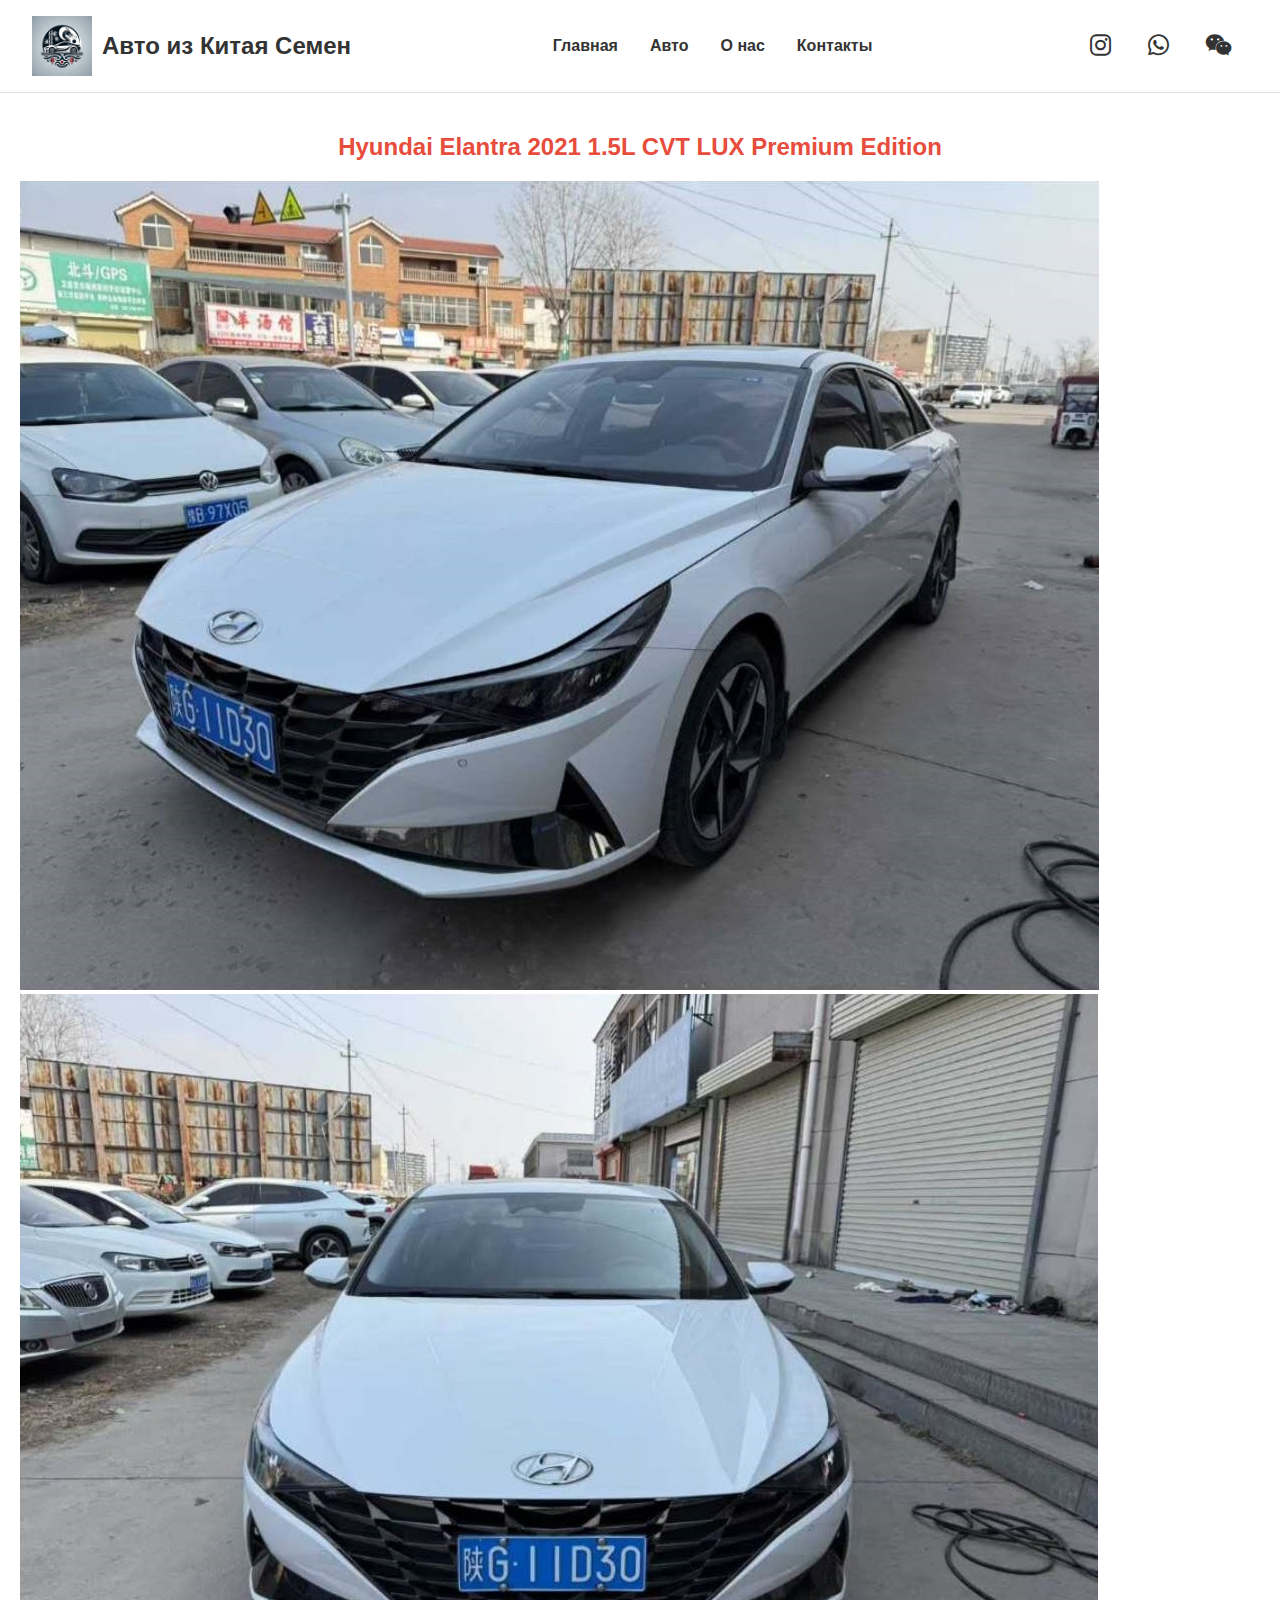
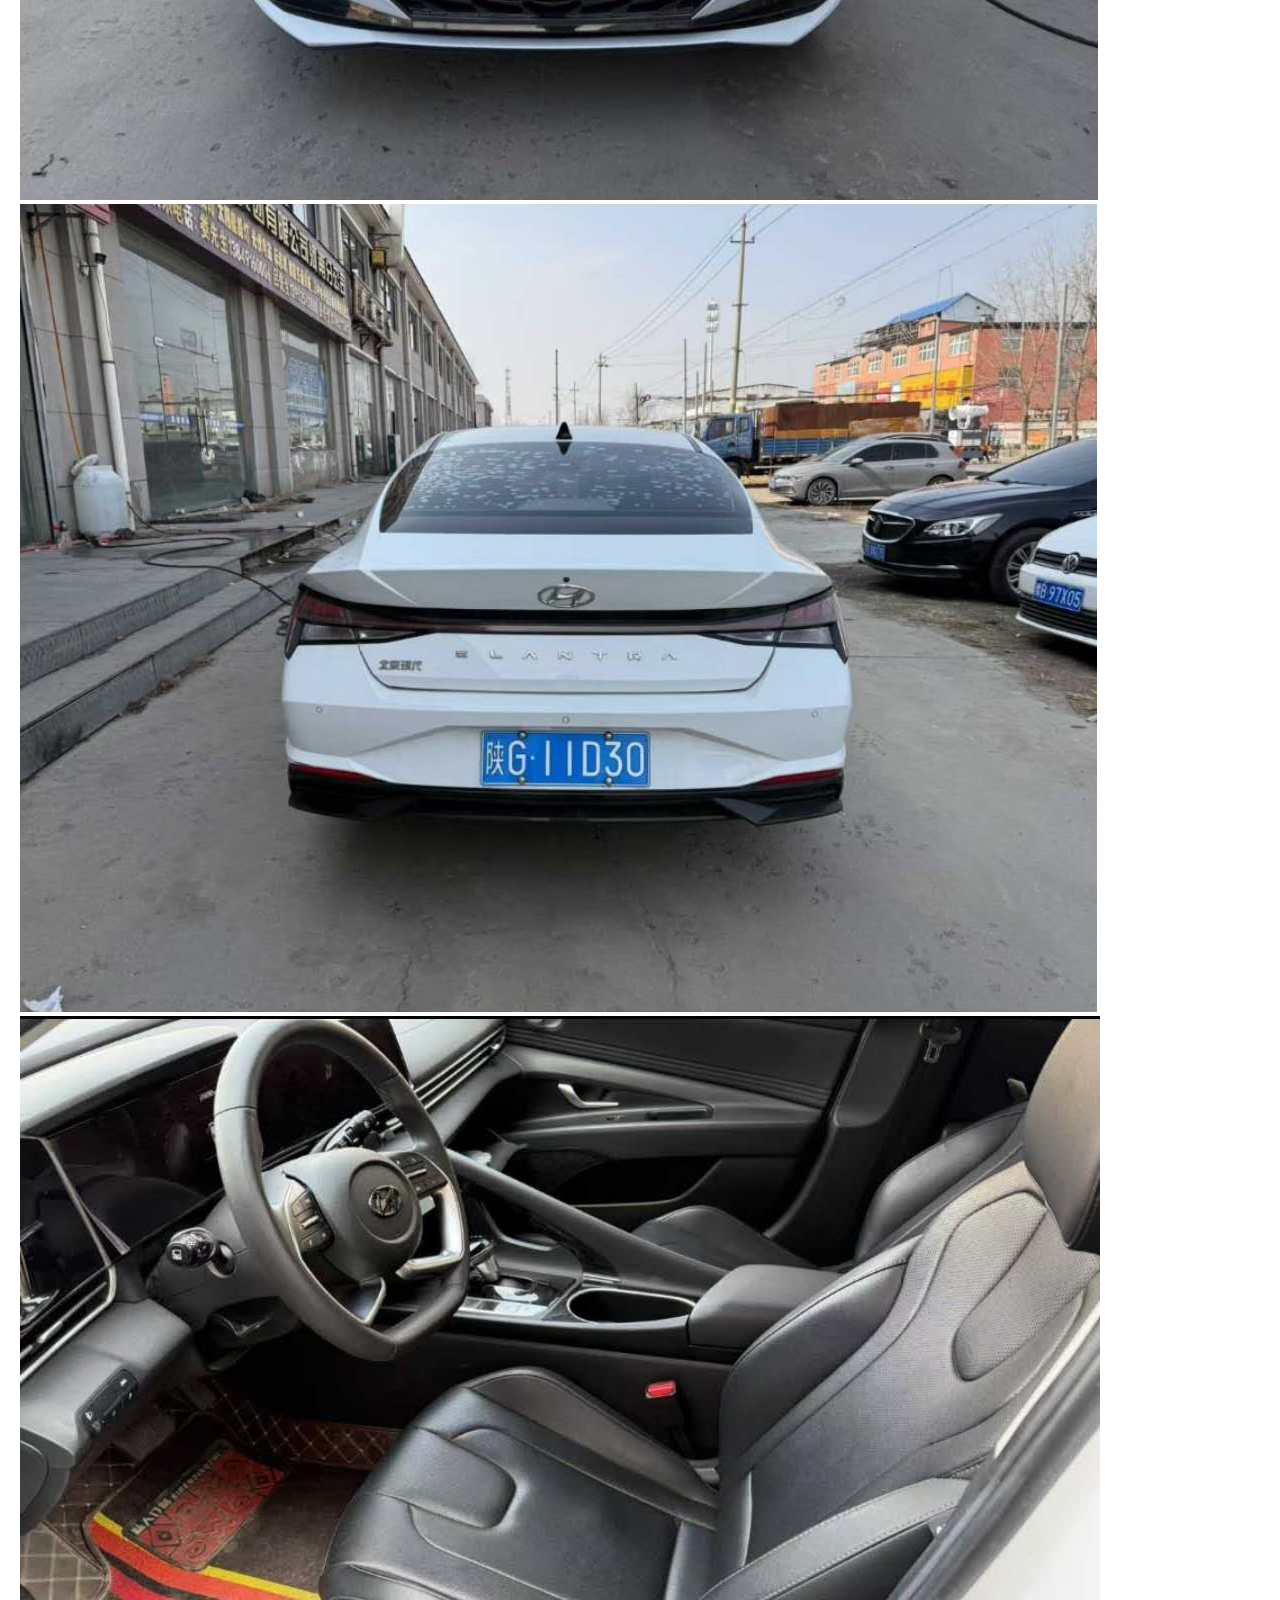
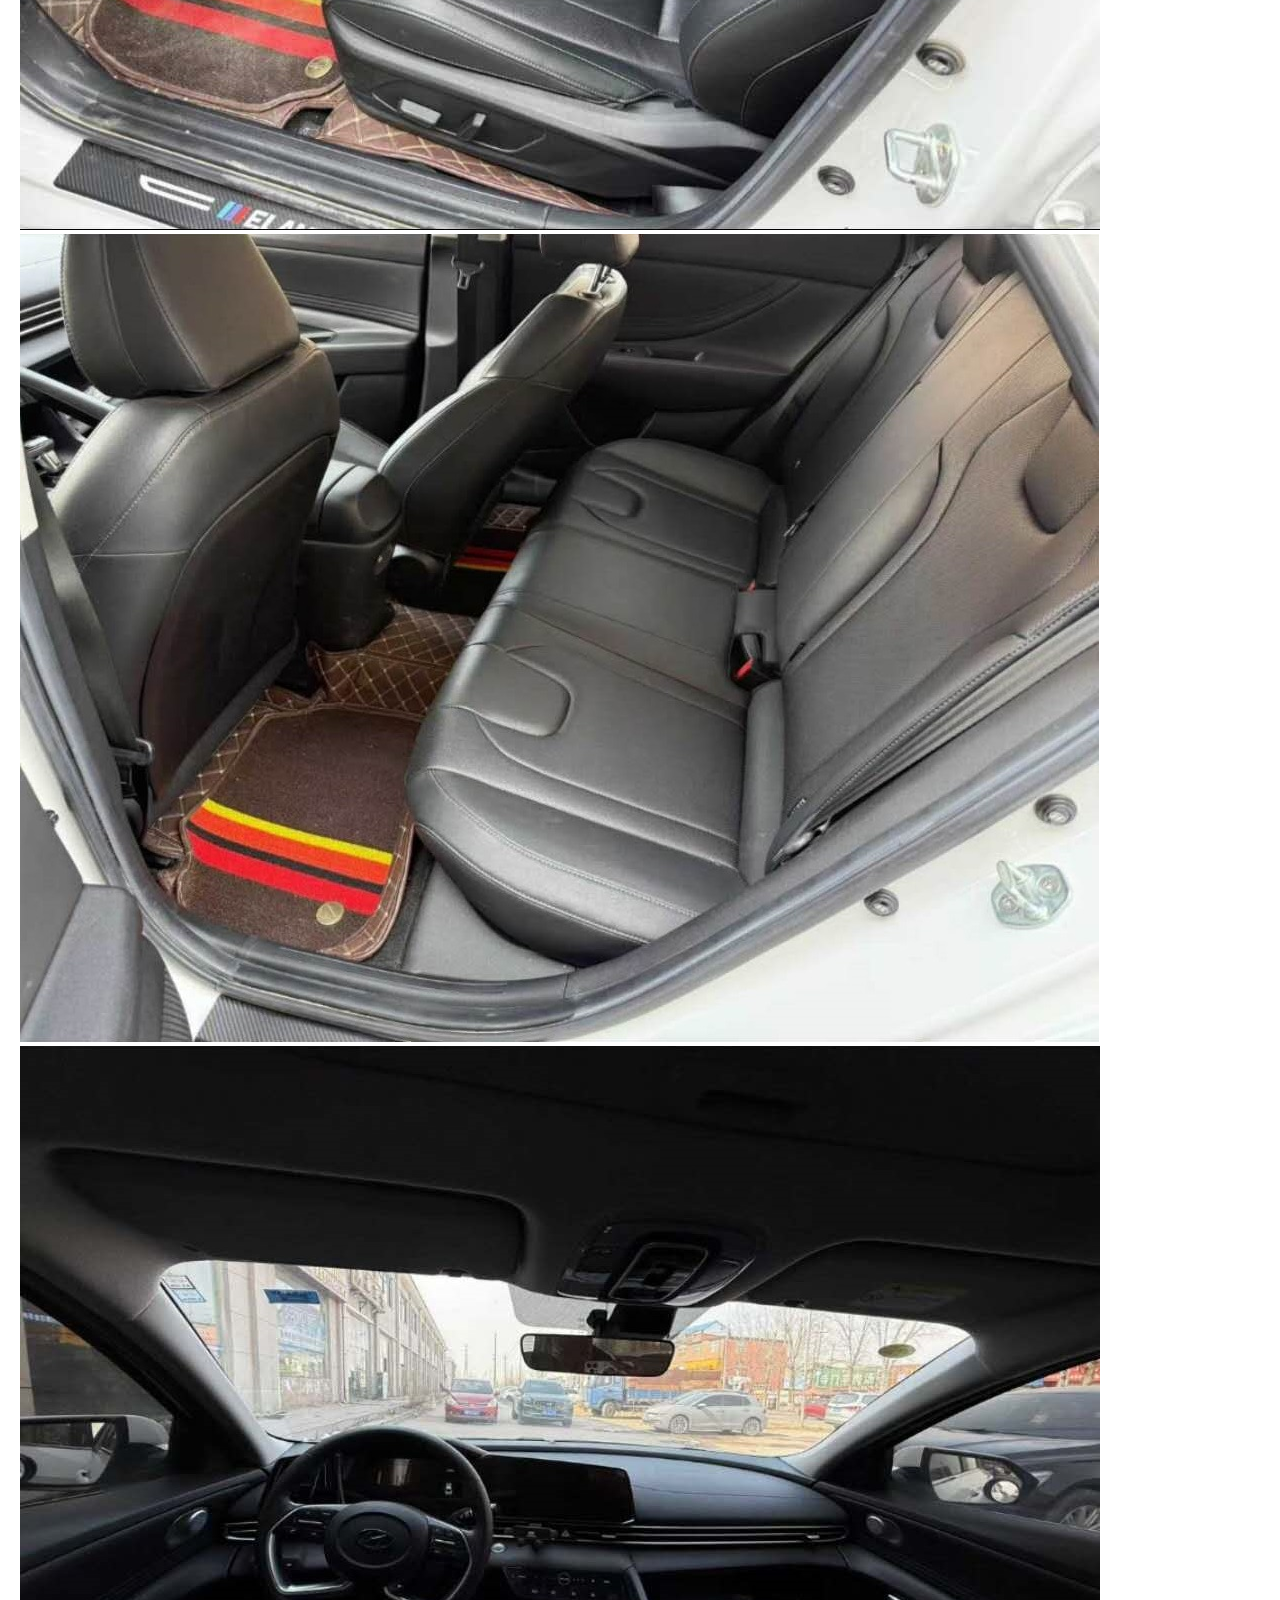
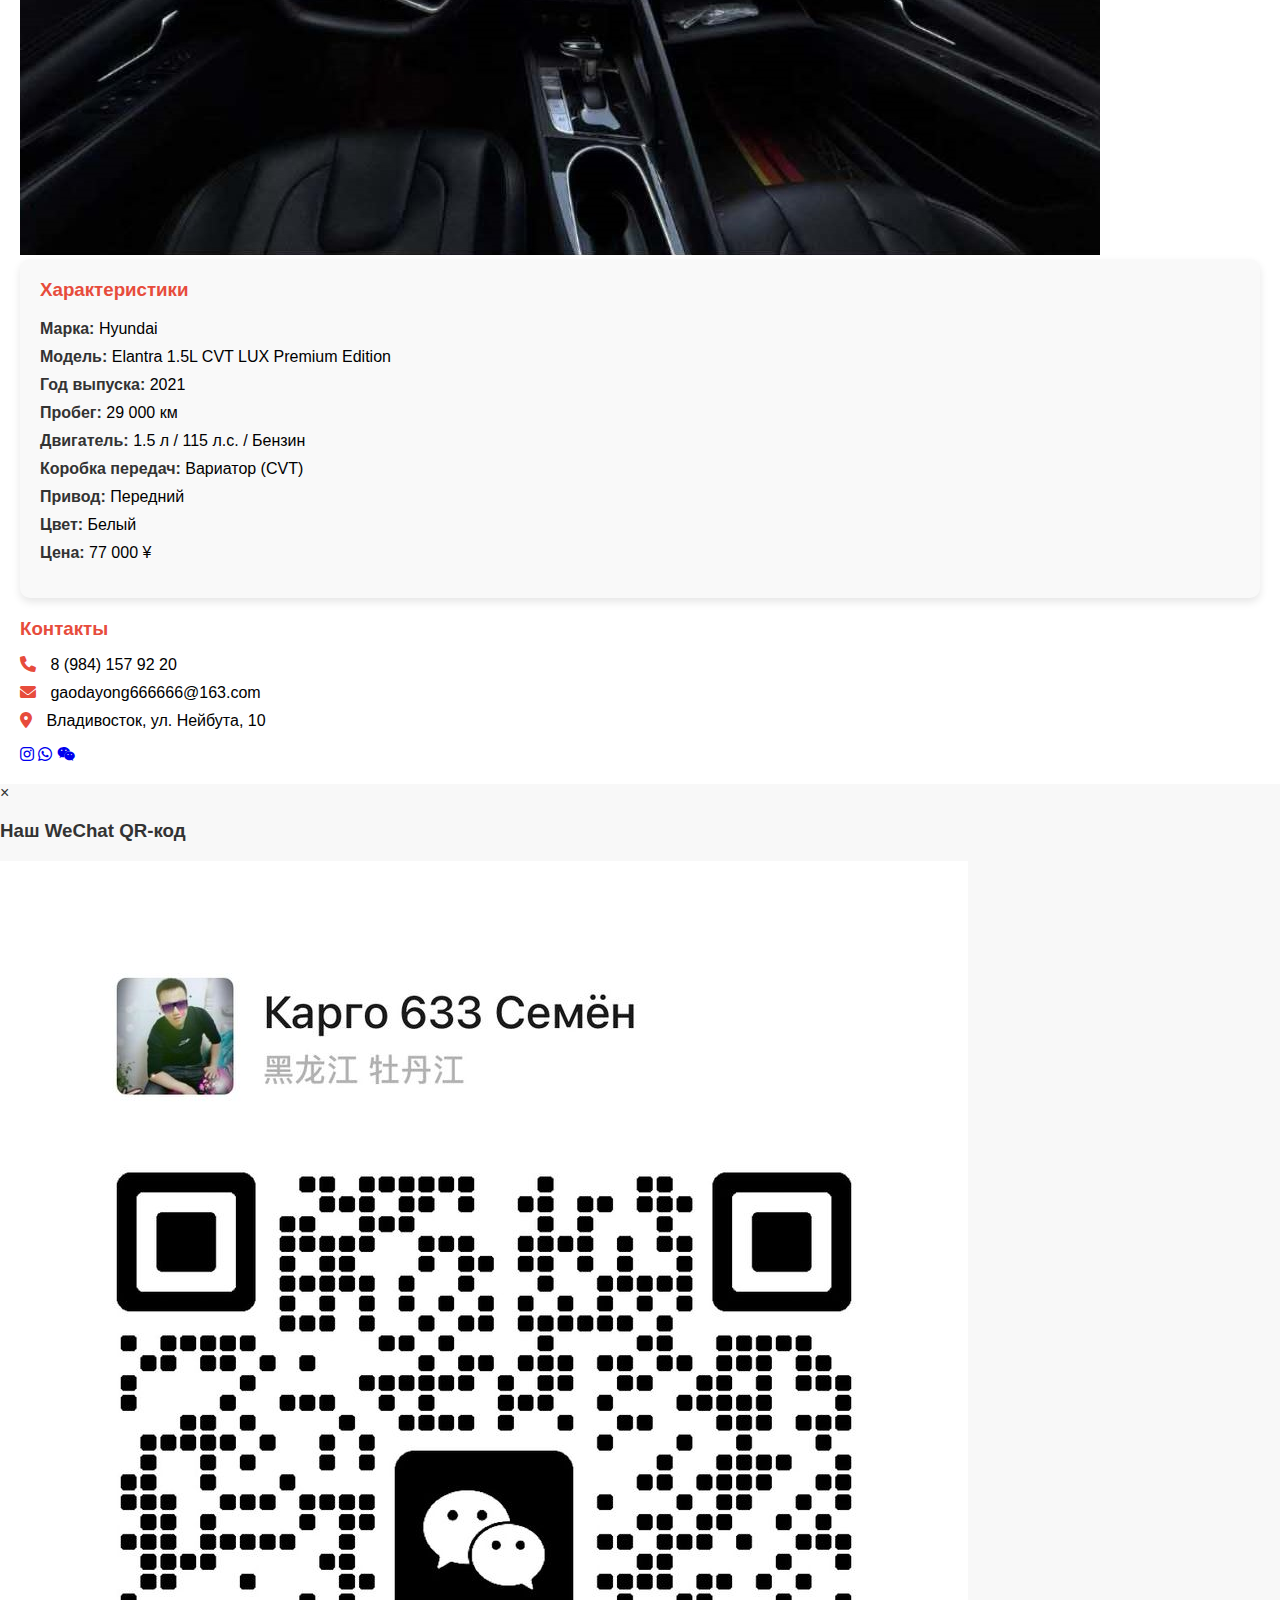
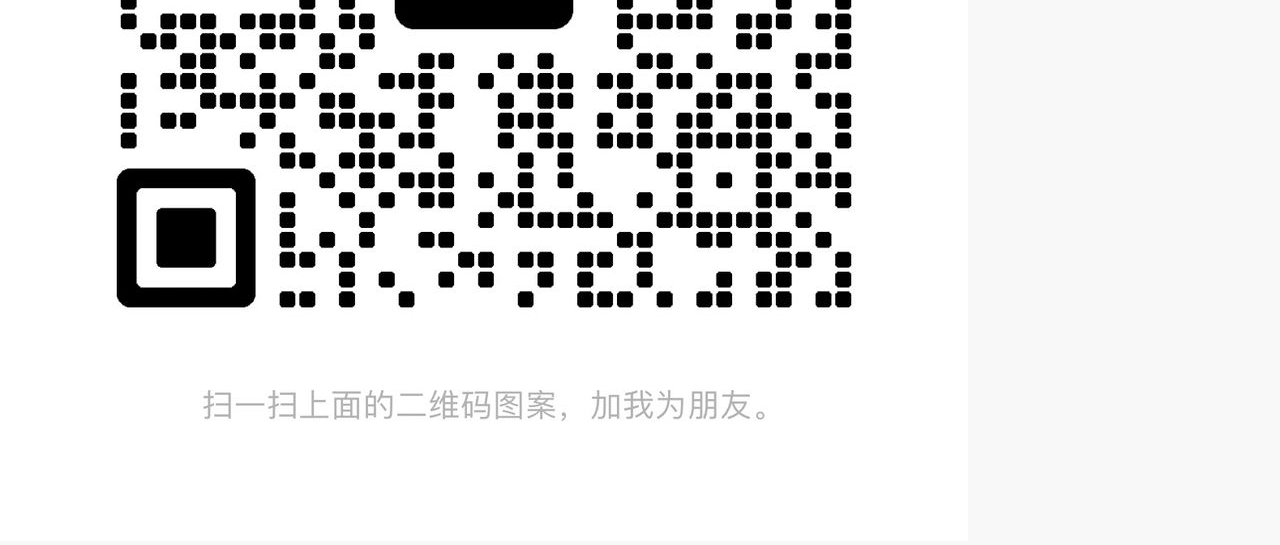
<file: hyundai_elantra.html>
<!DOCTYPE html>
<html lang="ru">
<head>
    <meta charset="UTF-8">
    <meta name="viewport" content="width=device-width, initial-scale=1.0">
    <title>Hyundai Elantra 2021 1.5L CVT LUX Premium Edition - Авто из Китая Семен</title>
    <link rel="stylesheet" href="styles.css">
    <!-- Подключаем Font Awesome для иконок -->
    <link rel="stylesheet" href="https://cdnjs.cloudflare.com/ajax/libs/font-awesome/6.0.0-beta3/css/all.min.css">
</head>
<body>

        <header>
            <div class="logo">
                <img src="images/logo.png" alt="Логотип">
                <h1>Авто из Китая Семен</h1>
            </div>
            <nav>
                <ul>
                    <li><a href="index.html">Главная</a></li>
                    <li><a href="catalog.html">Авто</a></li>
                    <li><a href="about.html">О нас</a></li>
                    <li><a href="contact.html">Контакты</a></li>
                </ul>
            </nav>
            <div class="social-icons">
                <a href="https://instagram.com/taobao_semen?igshid=j8adewcu2nug" target="_blank"><i class="fab fa-instagram"></i></a>
                <a href="https://wa.me/8615174681990" target="_blank"><i class="fab fa-whatsapp"></i></a>
                <a href="#" id="wechat-link"><i class="fab fa-weixin"></i></a>
            </div>
        </header>

        <section class="car-details">
            <h2>Hyundai Elantra 2021 1.5L CVT LUX Premium Edition</h2>

            <!-- Галерея автомобиля -->
            <div class="car-gallery">
                <img src="images/h_elantra/h_elantra_1.jpg" alt="Hyundai Elantra - Фото 1">
                <img src="images/h_elantra/h_elantra_2.jpg" alt="Hyundai Elantra - Фото 2">
                <img src="images/h_elantra/h_elantra_3.jpg" alt="Hyundai Elantra - Фото 3">
                <img src="images/h_elantra/h_elantra_4.jpg" alt="Hyundai Elantra - Фото 4">
                <img src="images/h_elantra/h_elantra_5.jpg" alt="Hyundai Elantra - Фото 5">
                <img src="images/h_elantra/h_elantra_6.jpg" alt="Hyundai Elantra - Фото 6">
            </div>

            <!-- Характеристики автомобиля -->
            <div class="car-specs">
                <h3>Характеристики</h3>
                <ul>
                    <li><strong>Марка:</strong> Hyundai</li>
                    <li><strong>Модель:</strong> Elantra 1.5L CVT LUX Premium Edition</li>
                    <li><strong>Год выпуска:</strong> 2021</li>
                    <li><strong>Пробег:</strong> 29 000 км</li>
                    <li><strong>Двигатель:</strong> 1.5 л / 115 л.с. / Бензин</li>
                    <li><strong>Коробка передач:</strong> Вариатор (CVT)</li>
                    <li><strong>Привод:</strong> Передний</li>
                    <li><strong>Цвет:</strong> Белый</li>
                    <li><strong>Цена:</strong> 77 000 ¥</li>
                </ul>
            </div>

            <!-- Блок с контактами -->
            <div class="contact-block">
                <h3>Контакты</h3>
                <ul>
                    <li><i class="fas fa-phone"></i> <span class="phone-number">8 (984) 157 92 20</span></li>
                    <li><i class="fas fa-envelope"></i> gaodayong666666@163.com</li>
                    <li><i class="fas fa-map-marker-alt"></i> Владивосток, ул. Нейбута, 10</li>
                </ul>
            </div>

            <!-- Иконки соцсетей -->
            <div class="contact-icons">
                <a href="https://instagram.com/taobao_semen?igshid=j8adewcu2nug" target="_blank"><i class="fab fa-instagram"></i></a>
                <a href="https://wa.me/8615174681990" target="_blank"><i class="fab fa-whatsapp"></i></a>
                <a href="#" id="wechat-link"><i class="fab fa-weixin"></i></a>
            </div>
        </section>
    </div>

    <!-- Модальное окно для WeChat -->
    <div id="wechat-modal" class="modal">
        <div class="modal-content">
            <span class="close">&times;</span>
            <h3>Наш WeChat QR-код</h3>
            <img src="images/wechat_qr.jpg" alt="WeChat QR Code">
        </div>


    <script>
        // Скрипт для открытия и закрытия модального окна
        const modal = document.getElementById("wechat-modal");
        const wechatLink = document.getElementById("wechat-link");
        const closeBtn = document.querySelector(".close");

        // Открываем модальное окно при клике на иконку WeChat
        wechatLink.onclick = function() {
            modal.style.display = "block";
        }

        // Закрываем модальное окно при клике на крестик
        closeBtn.onclick = function() {
            modal.style.display = "none";
        }

        // Закрываем модальное окно при клике вне его области
        window.onclick = function(event) {
            if (event.target == modal) {
                modal.style.display = "none";
            }
        }
    </script>
</body>
</html>
</file>
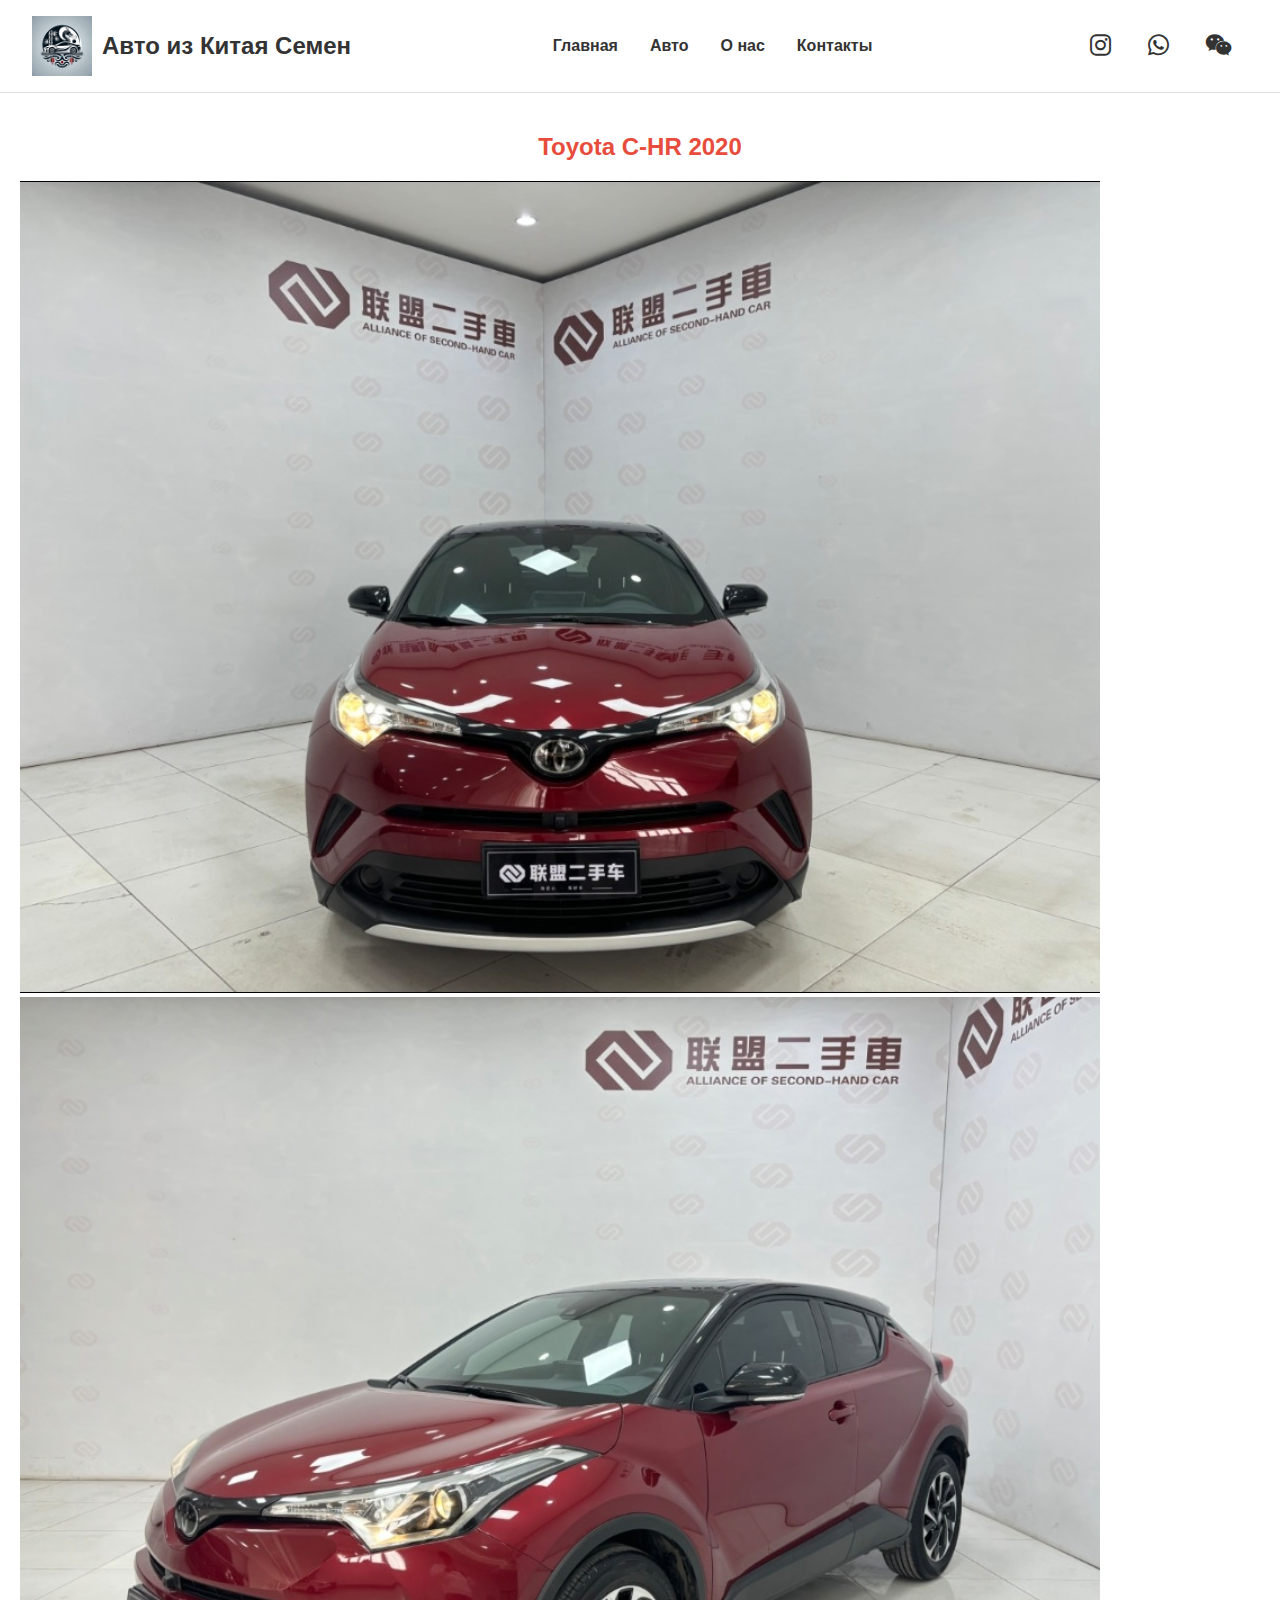
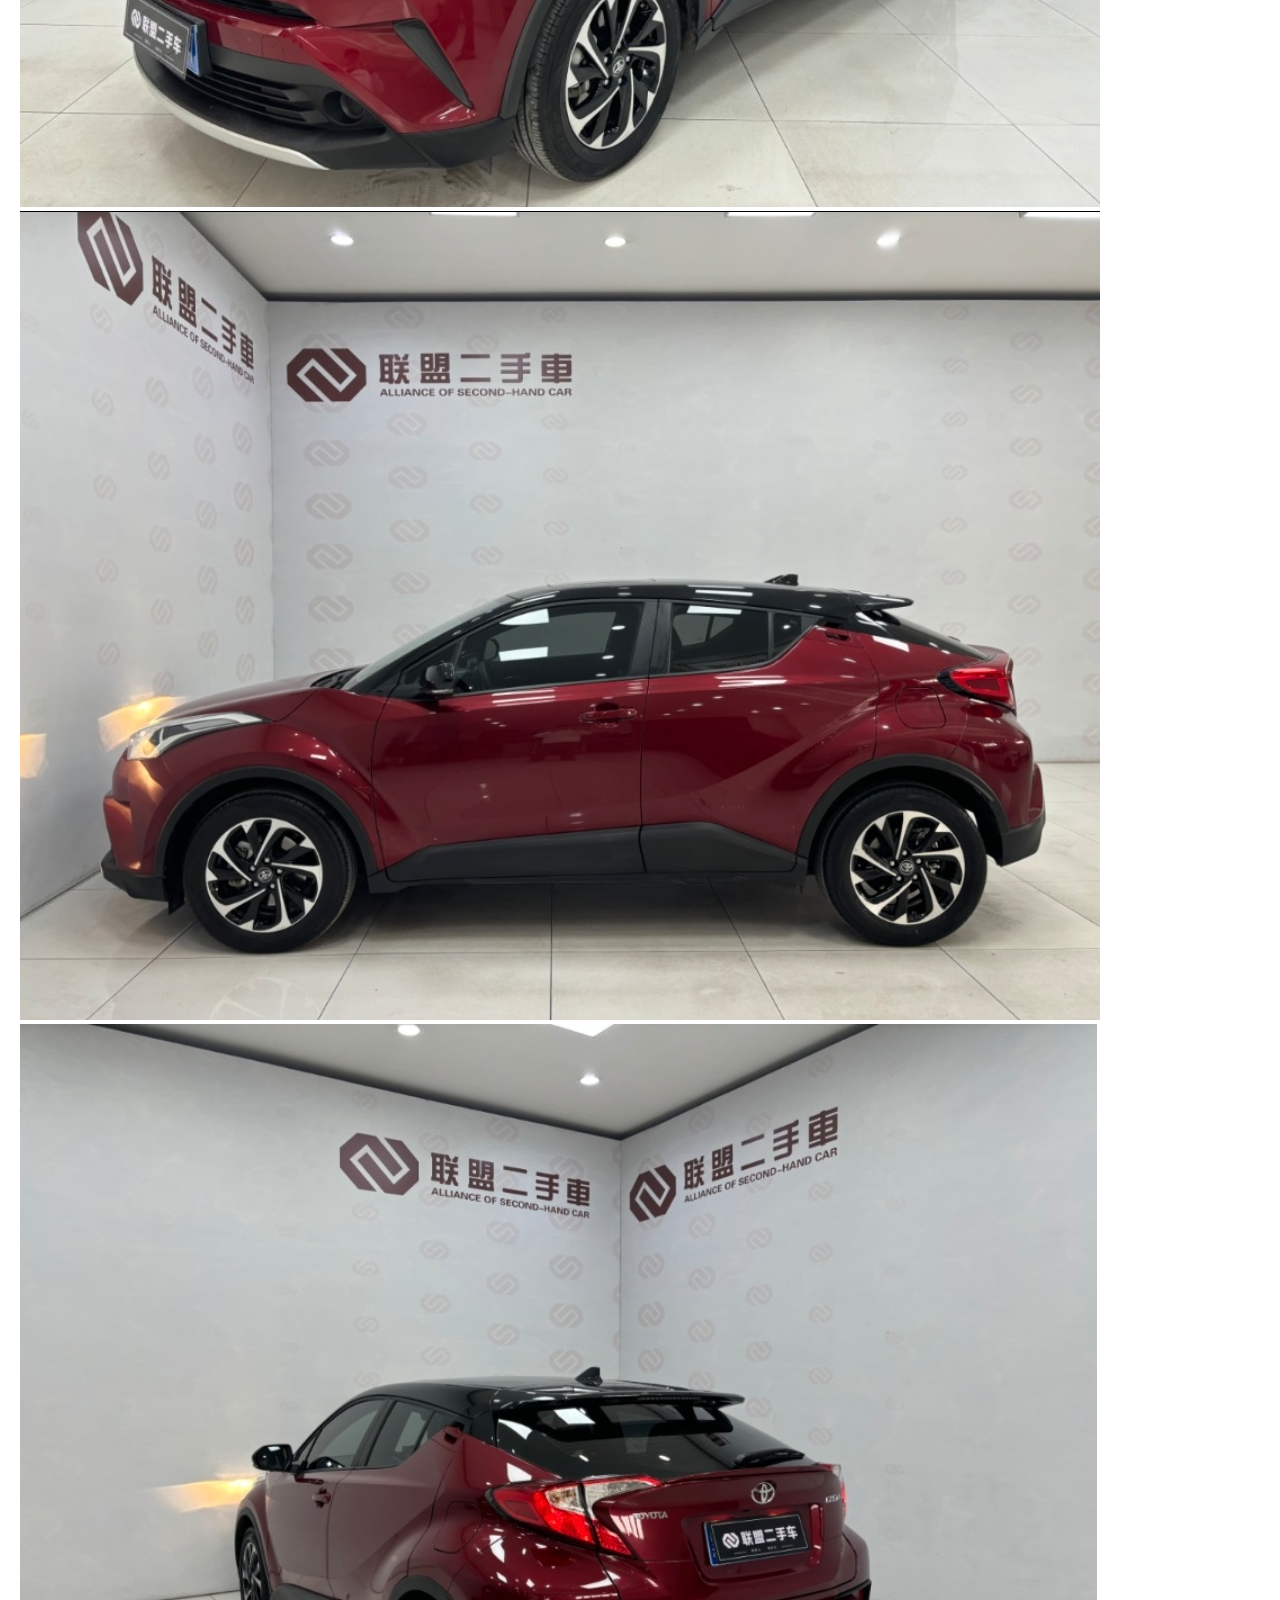
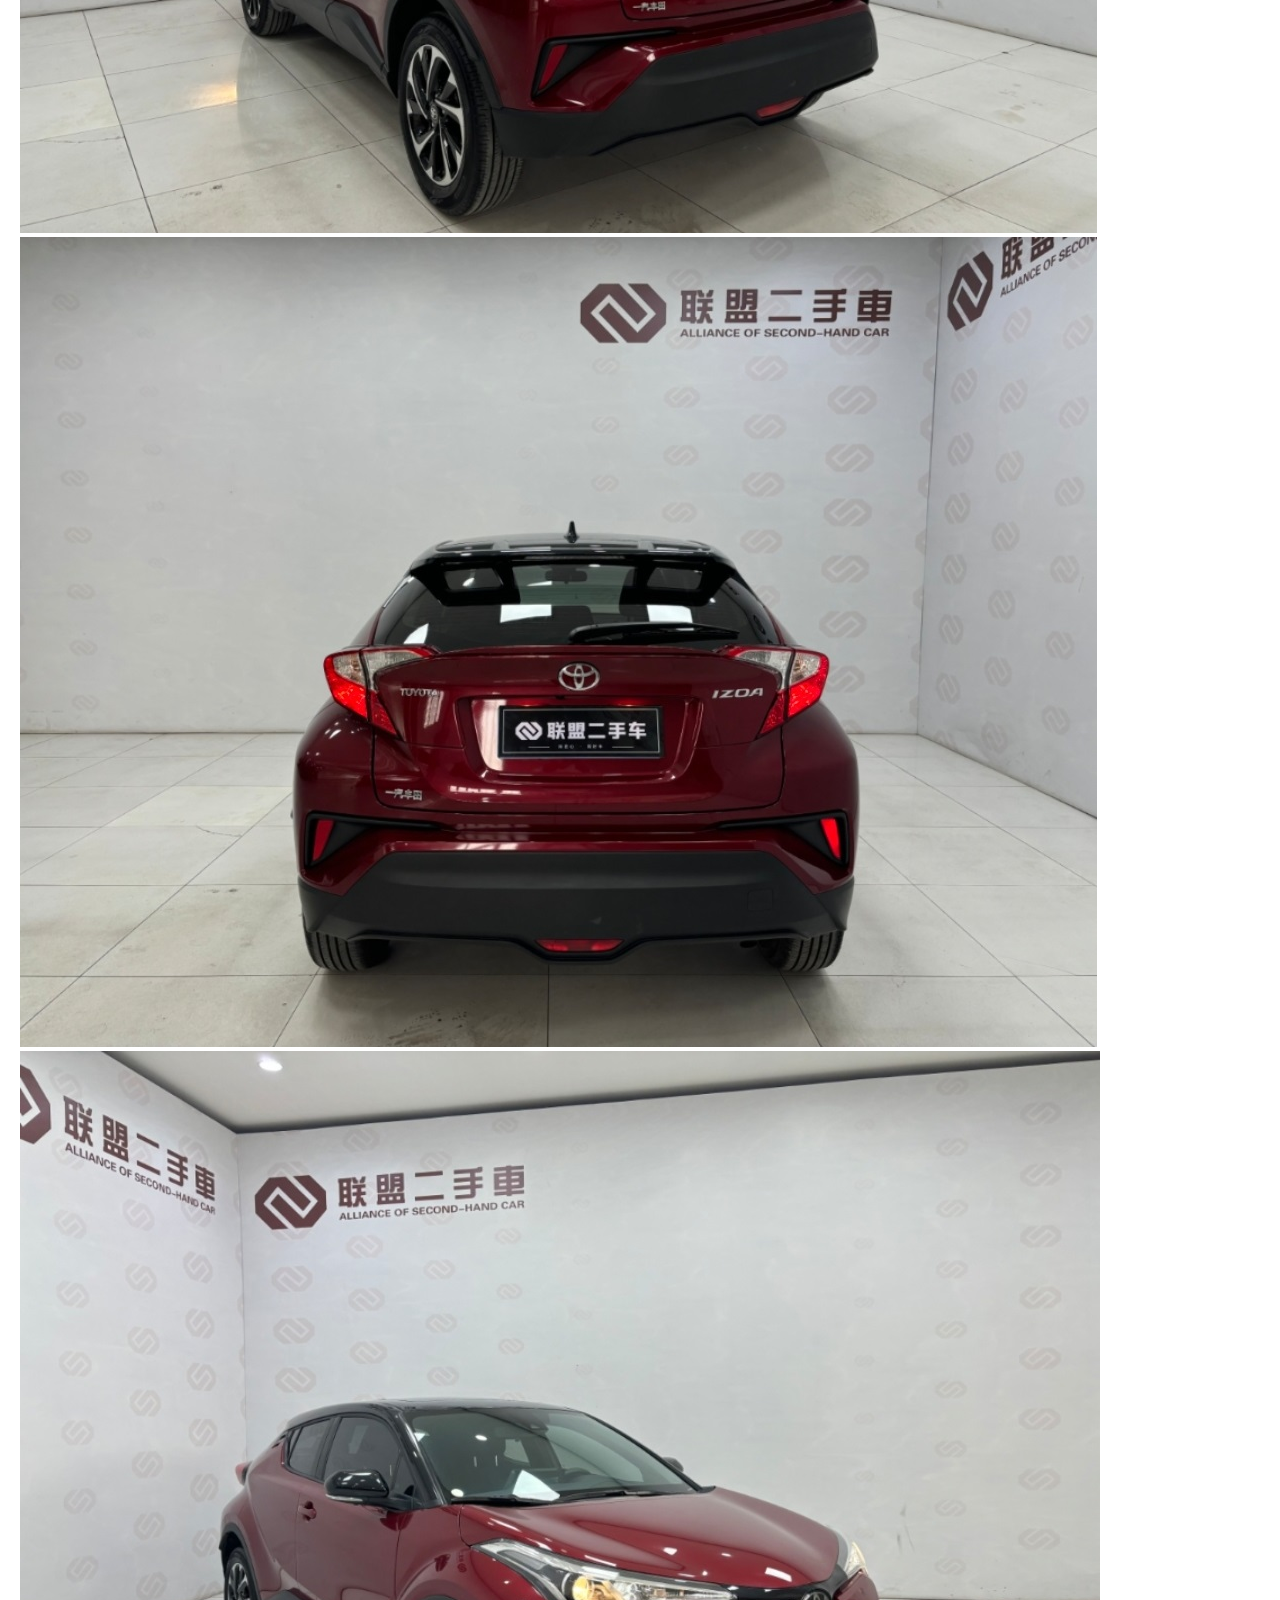
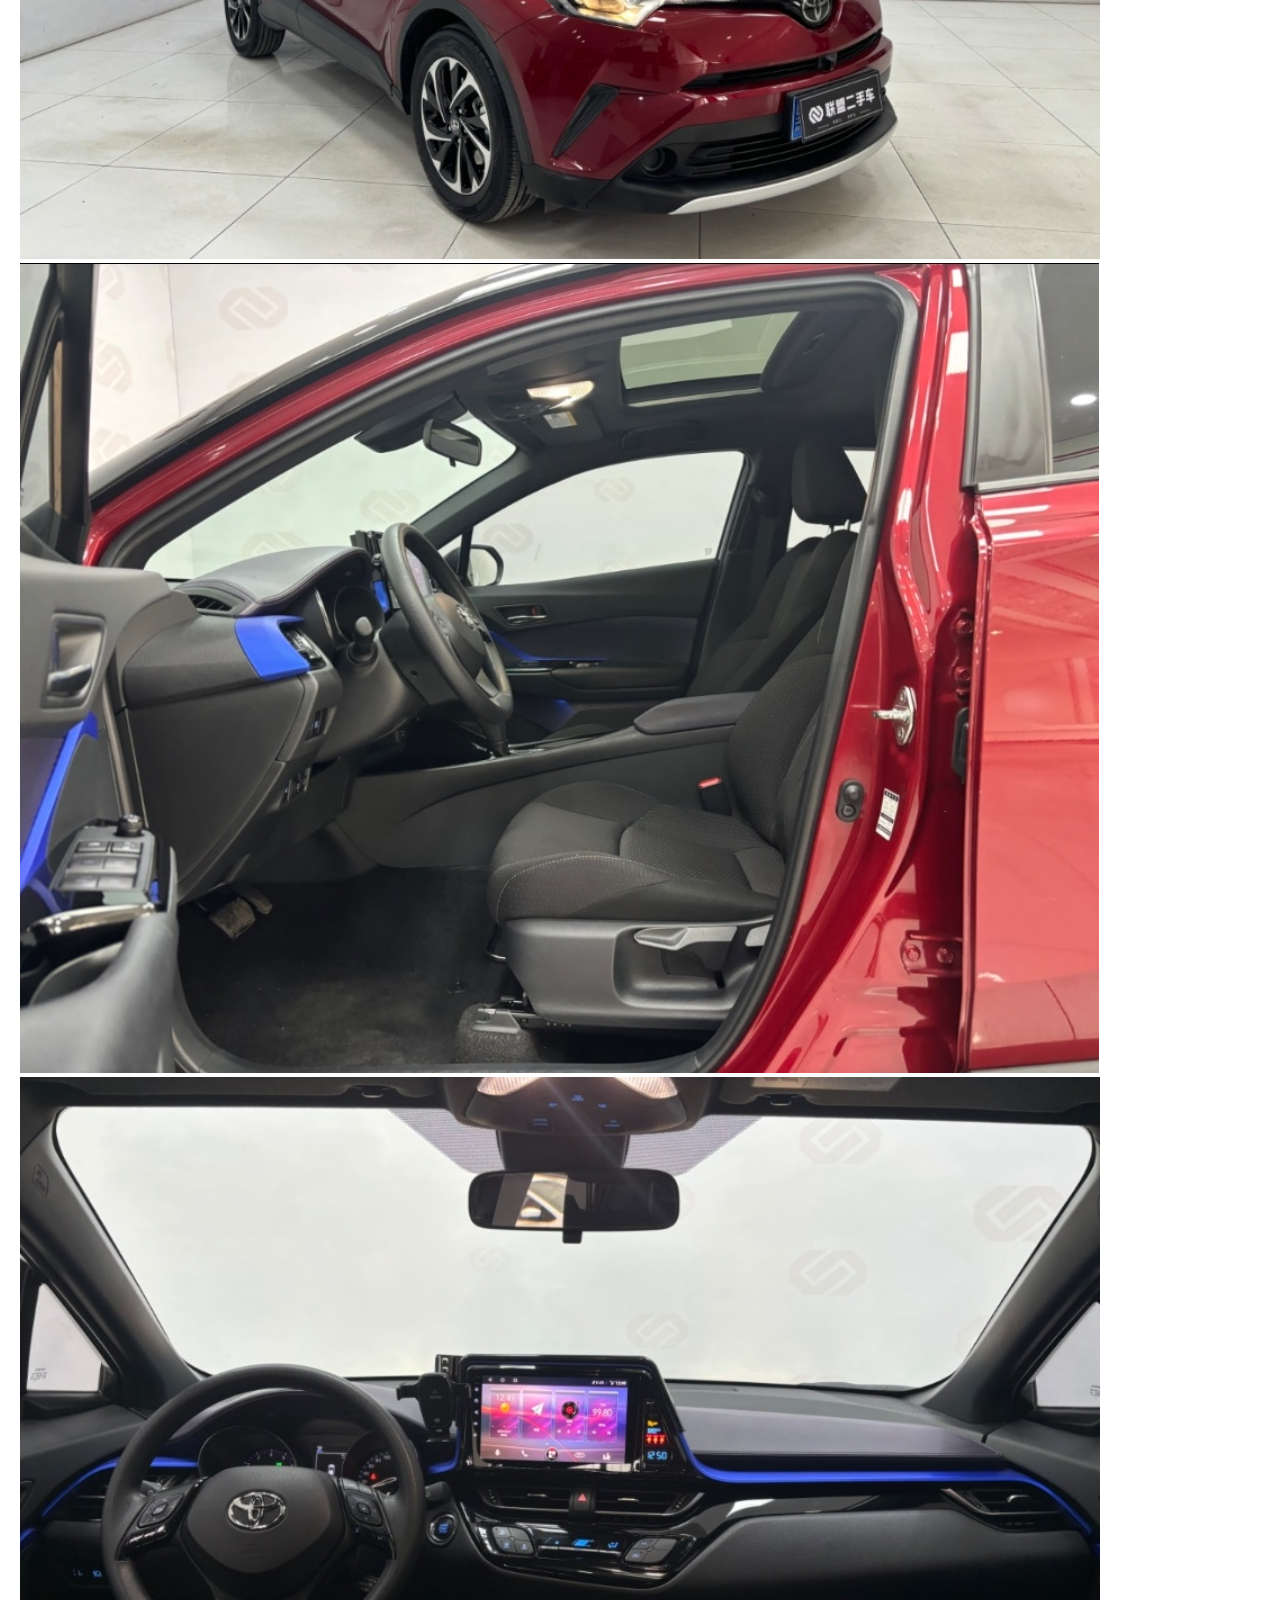
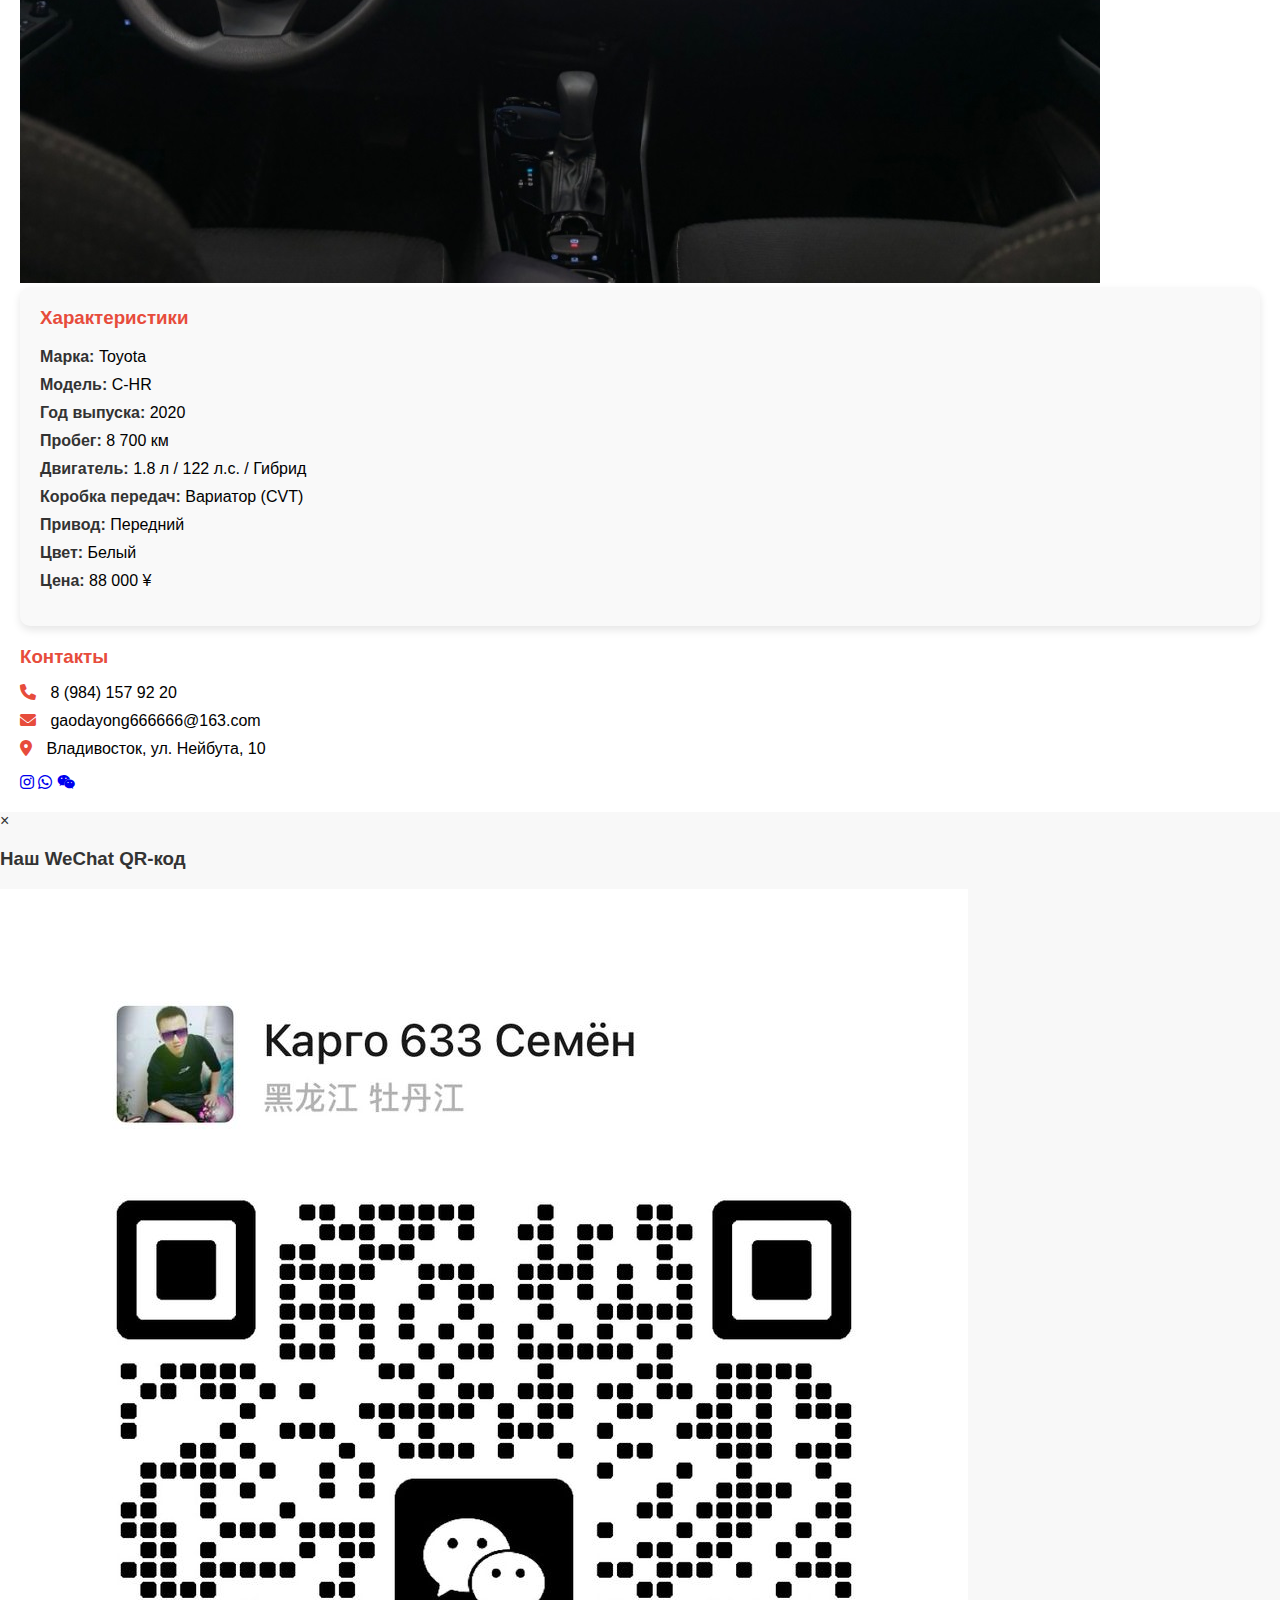
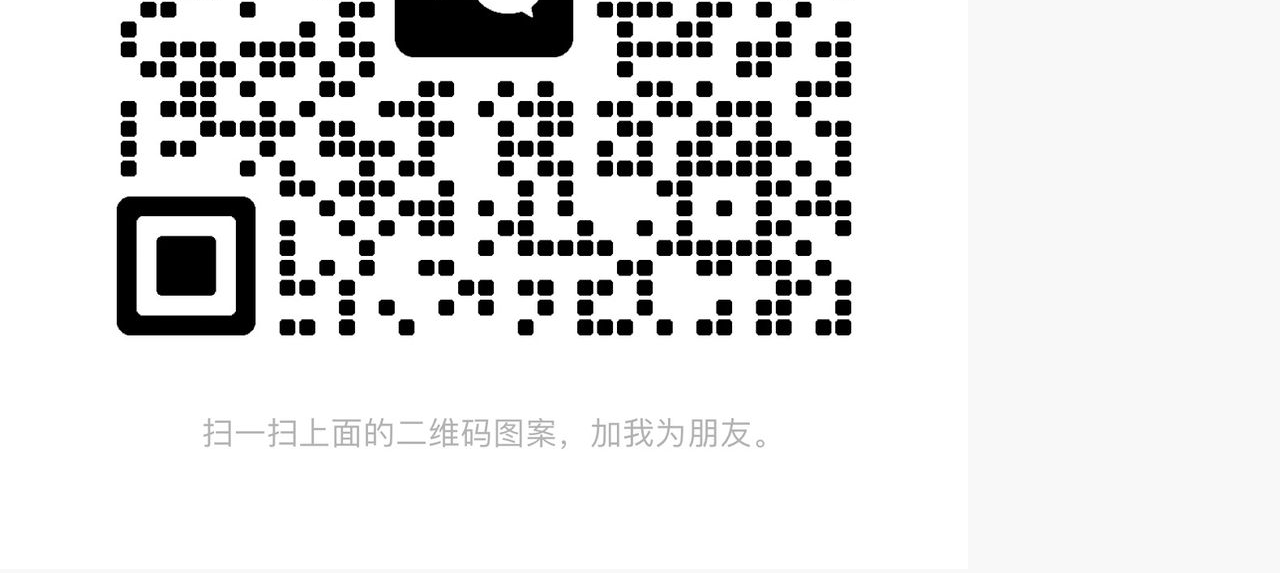
<file: toyota_chr.html>
<!DOCTYPE html>
<html lang="ru">
<head>
    <meta charset="UTF-8">
    <meta name="viewport" content="width=device-width, initial-scale=1.0">
    <title>Toyota C-HR 2020 - Авто из Китая Семен</title>
    <link rel="stylesheet" href="styles.css">
    <!-- Подключаем Font Awesome для иконок -->
    <link rel="stylesheet" href="https://cdnjs.cloudflare.com/ajax/libs/font-awesome/6.0.0-beta3/css/all.min.css">
</head>
<body>

        <header>
            <div class="logo">
                <img src="images/logo.png" alt="Логотип">
                <h1>Авто из Китая Семен</h1>
            </div>
            <nav>
                <ul>
                    <li><a href="index.html">Главная</a></li>
                    <li><a href="catalog.html">Авто</a></li>
                    <li><a href="about.html">О нас</a></li>
                    <li><a href="contact.html">Контакты</a></li>
                </ul>
            </nav>
            <div class="social-icons">
                <a href="https://instagram.com/taobao_semen?igshid=j8adewcu2nug" target="_blank"><i class="fab fa-instagram"></i></a>
                <a href="https://wa.me/8615174681990" target="_blank"><i class="fab fa-whatsapp"></i></a>
                <a href="#" id="wechat-link"><i class="fab fa-weixin"></i></a>
            </div>
        </header>

        <section class="car-details">
            <h2>Toyota C-HR 2020</h2>

            <!-- Галерея автомобиля -->
            <div class="car-gallery">
                <img src="images/toy_ch-r/ch-r_1.jpg" alt="Toyota C-HR - Фото 1">
                <img src="images/toy_ch-r/ch-r_2.jpg" alt="Toyota C-HR - Фото 2">
                <img src="images/toy_ch-r/ch-r_3.jpg" alt="Toyota C-HR - Фото 3">
                <img src="images/toy_ch-r/ch-r_4.jpg" alt="Toyota C-HR - Фото 4">
                <img src="images/toy_ch-r/ch-r_5.jpg" alt="Toyota C-HR - Фото 5">
                <img src="images/toy_ch-r/ch-r_6.jpg" alt="Toyota C-HR - Фото 6">
                <img src="images/toy_ch-r/ch-r_7.jpg" alt="Toyota C-HR - Фото 7">
                <img src="images/toy_ch-r/ch-r_8.jpg" alt="Toyota C-HR - Фото 8">
            </div>

            <!-- Характеристики автомобиля -->
            <div class="car-specs">
                <h3>Характеристики</h3>
                <ul>
                    <li><strong>Марка:</strong> Toyota</li>
                    <li><strong>Модель:</strong> C-HR</li>
                    <li><strong>Год выпуска:</strong> 2020</li>
                    <li><strong>Пробег:</strong> 8 700 км</li>
                    <li><strong>Двигатель:</strong> 1.8 л / 122 л.с. / Гибрид</li>
                    <li><strong>Коробка передач:</strong> Вариатор (CVT)</li>
                    <li><strong>Привод:</strong> Передний</li>
                    <li><strong>Цвет:</strong> Белый</li>
                    <li><strong>Цена:</strong> 88 000 ¥</li>
                </ul>
            </div>

            <!-- Блок с контактами -->
            <div class="contact-block">
                <h3>Контакты</h3>
                <ul>
                    <li><i class="fas fa-phone"></i> <span class="phone-number">8 (984) 157 92 20</span></li>
                    <li><i class="fas fa-envelope"></i> gaodayong666666@163.com</li>
                    <li><i class="fas fa-map-marker-alt"></i> Владивосток, ул. Нейбута, 10</li>
                </ul>
            </div>

            <!-- Иконки соцсетей -->
            <div class="contact-icons">
                <a href="https://instagram.com/taobao_semen?igshid=j8adewcu2nug" target="_blank"><i class="fab fa-instagram"></i></a>
                <a href="https://wa.me/8615174681990" target="_blank"><i class="fab fa-whatsapp"></i></a>
                <a href="#" id="wechat-link"><i class="fab fa-weixin"></i></a>
            </div>
        </section>
    </div>

    <!-- Модальное окно для WeChat -->
    <div id="wechat-modal" class="modal">
        <div class="modal-content">
            <span class="close">&times;</span>
            <h3>Наш WeChat QR-код</h3>
            <img src="images/wechat_qr.jpg" alt="WeChat QR Code">
        </div>


    <script>
        // Скрипт для открытия и закрытия модального окна
        const modal = document.getElementById("wechat-modal");
        const wechatLink = document.getElementById("wechat-link");
        const closeBtn = document.querySelector(".close");

        // Открываем модальное окно при клике на иконку WeChat
        wechatLink.onclick = function() {
            modal.style.display = "block";
        }

        // Закрываем модальное окно при клике на крестик
        closeBtn.onclick = function() {
            modal.style.display = "none";
        }

        // Закрываем модальное окно при клике вне его области
        window.onclick = function(event) {
            if (event.target == modal) {
                modal.style.display = "none";
            }
        }
    </script>
</body>
</html>
</file>
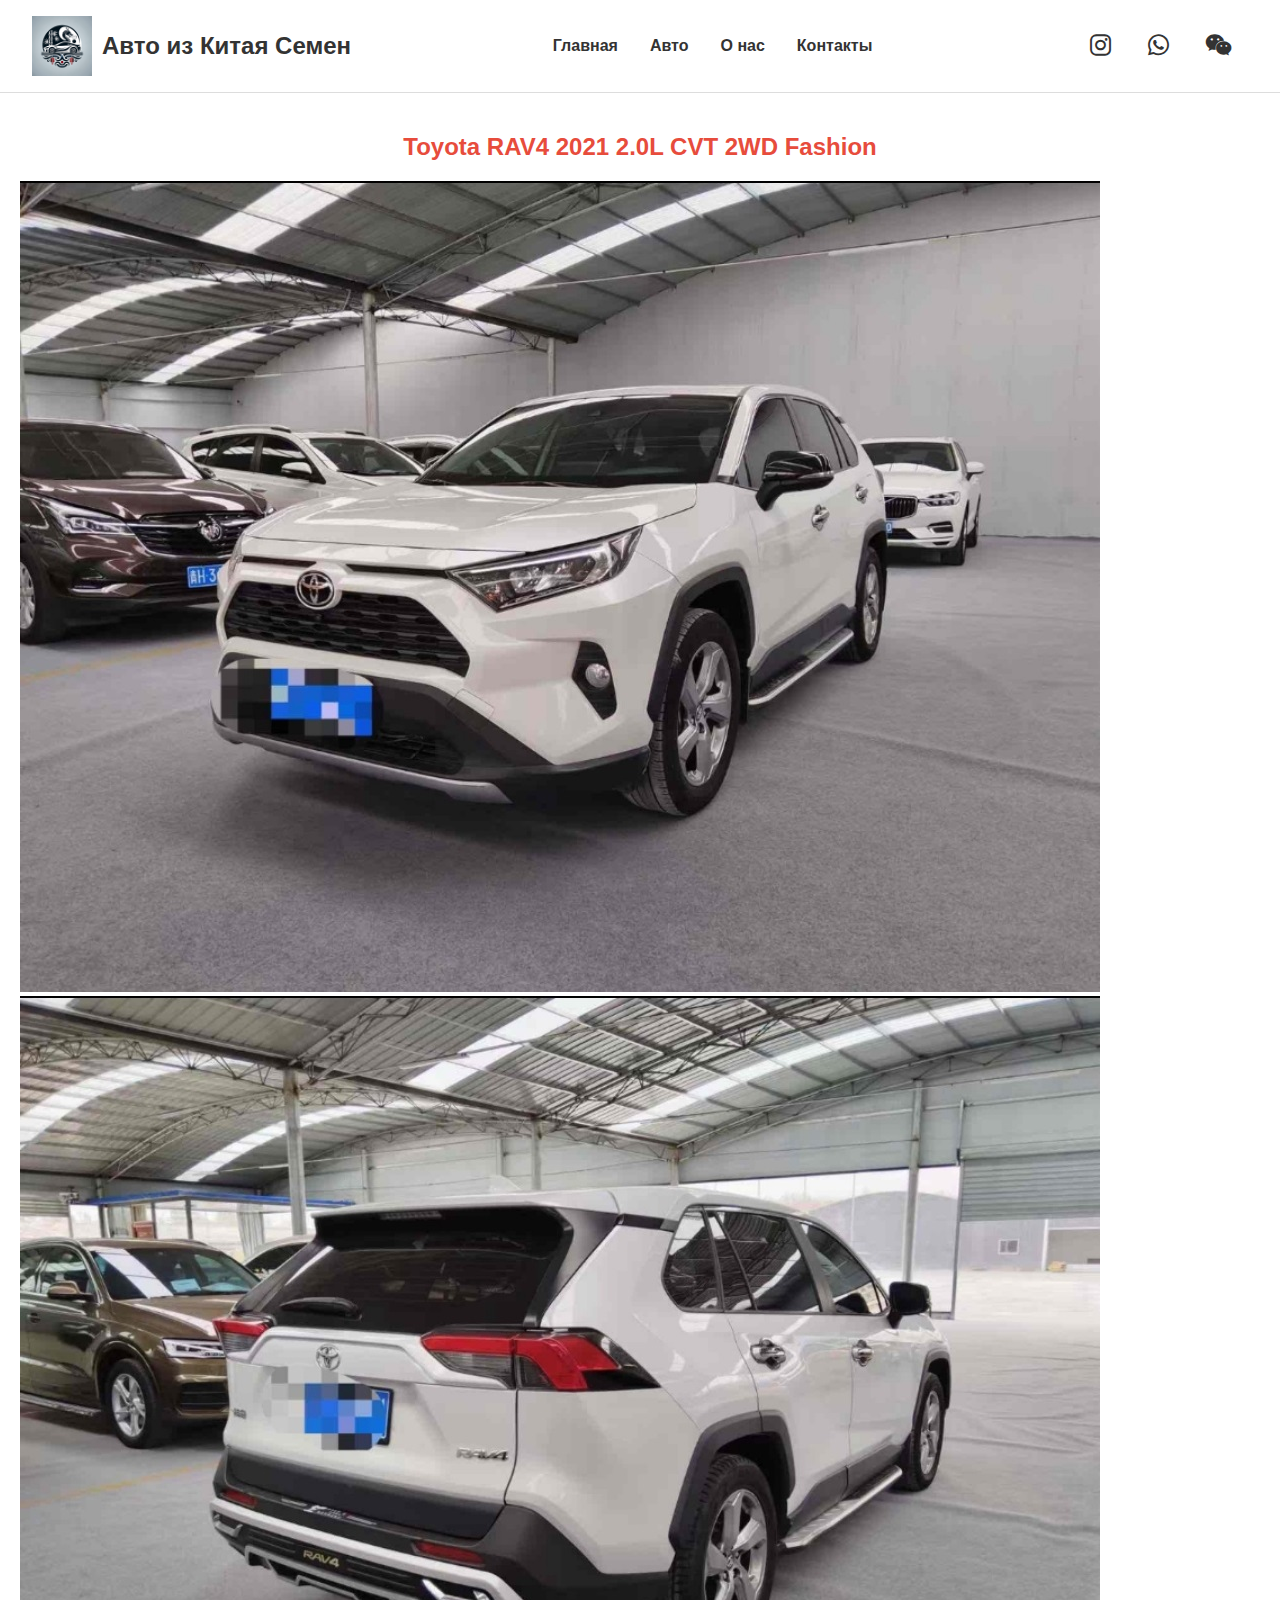
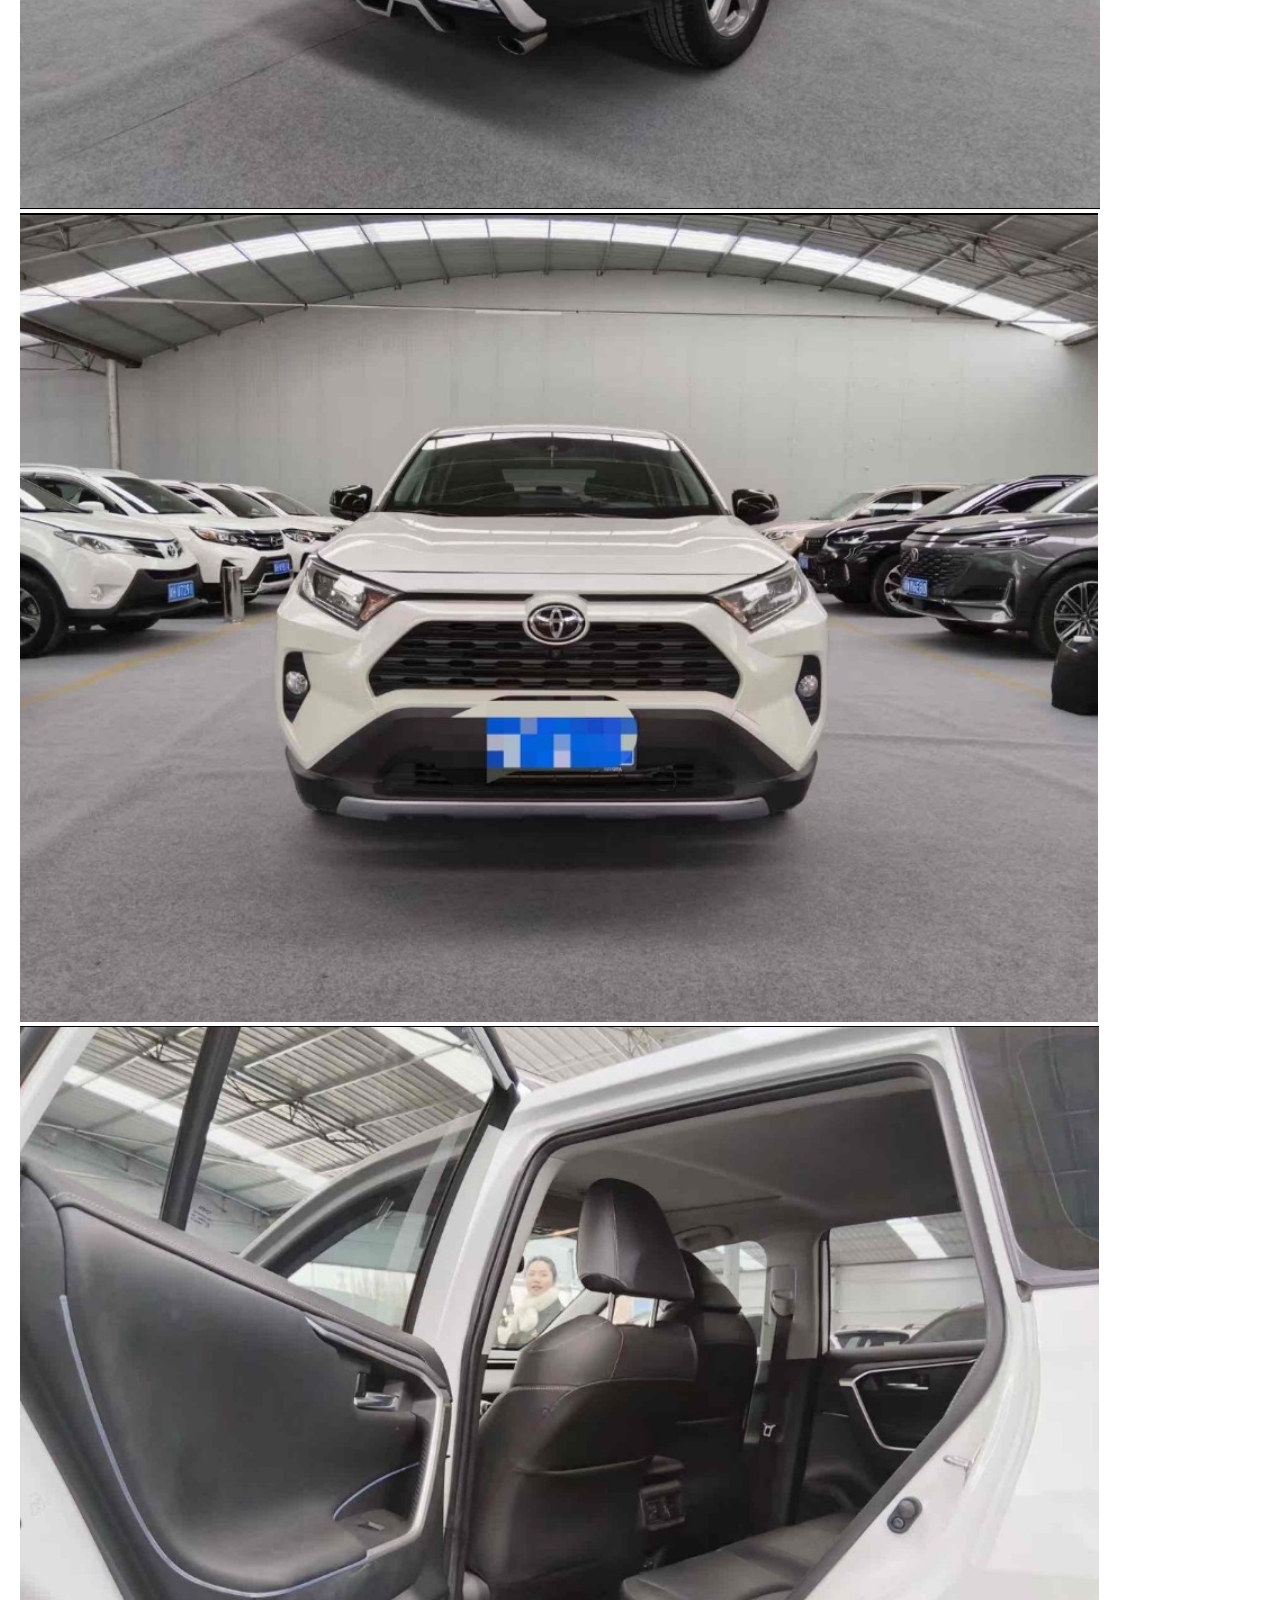
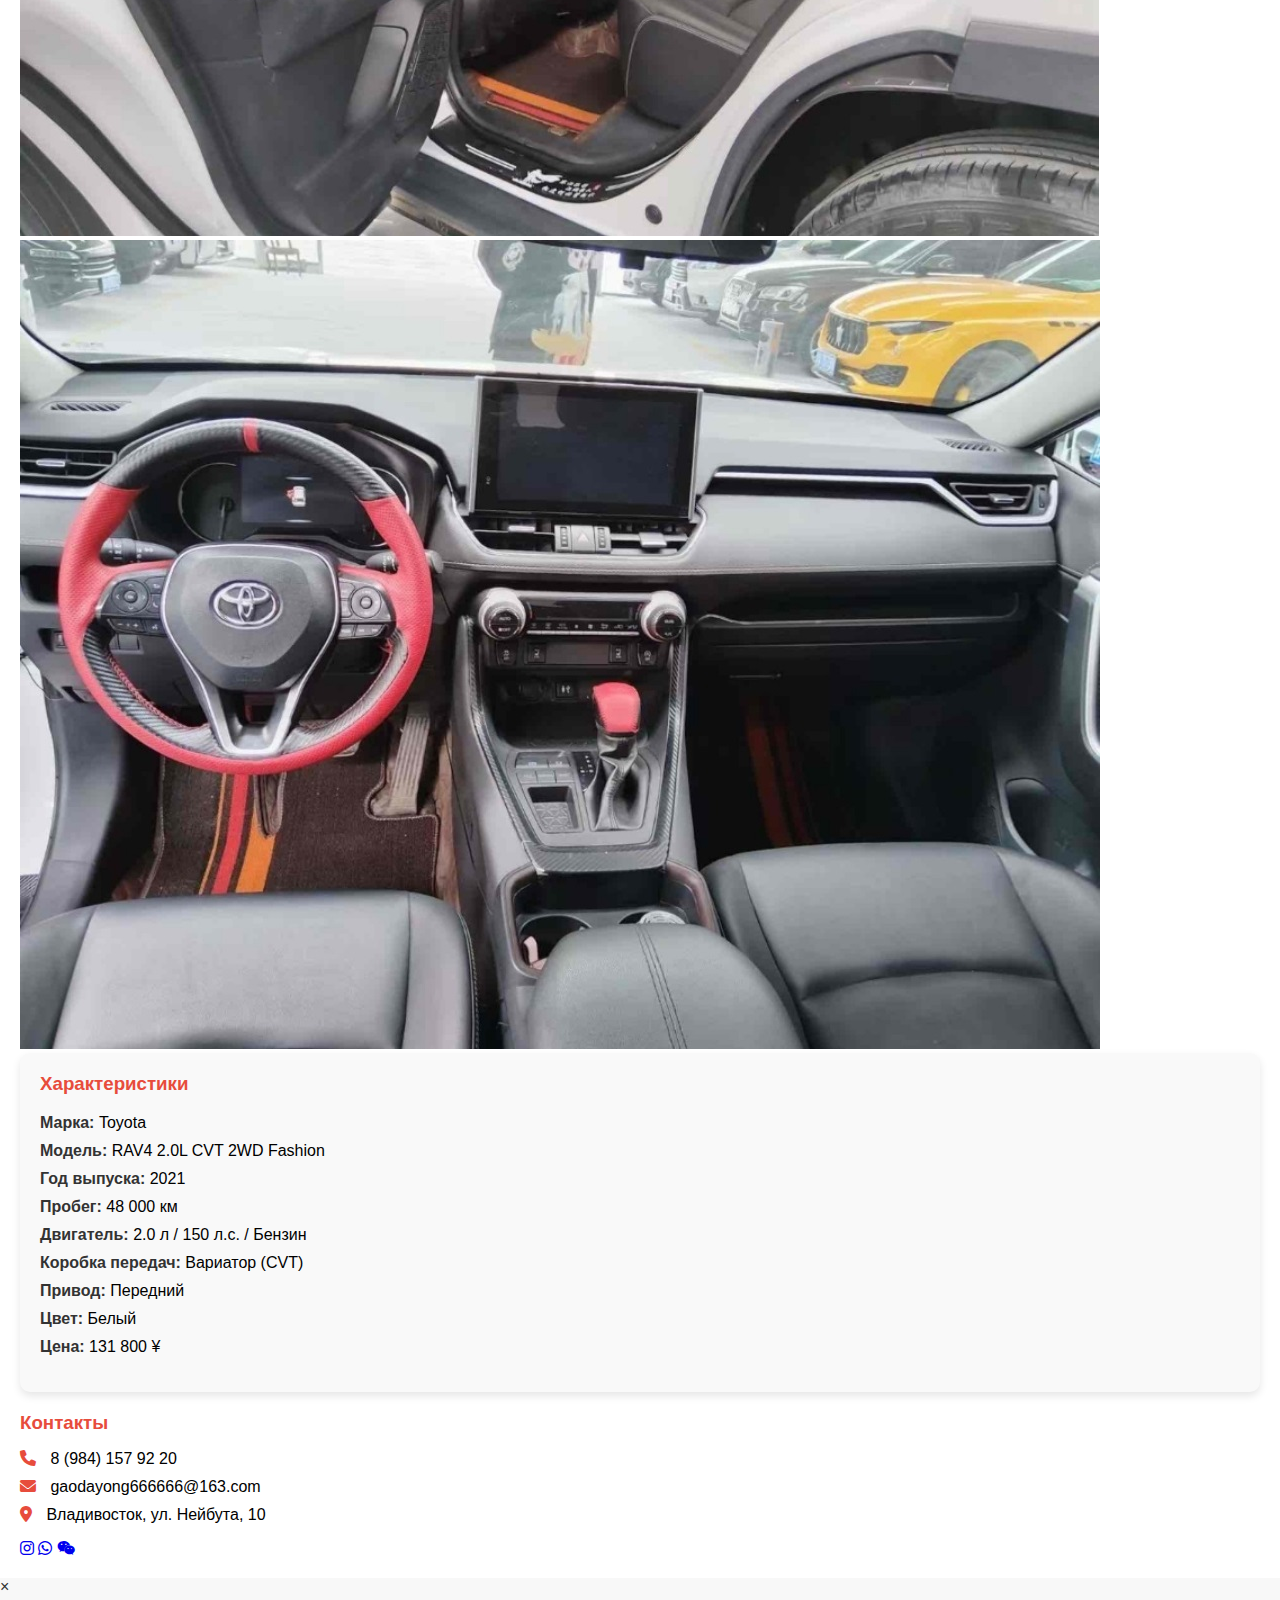
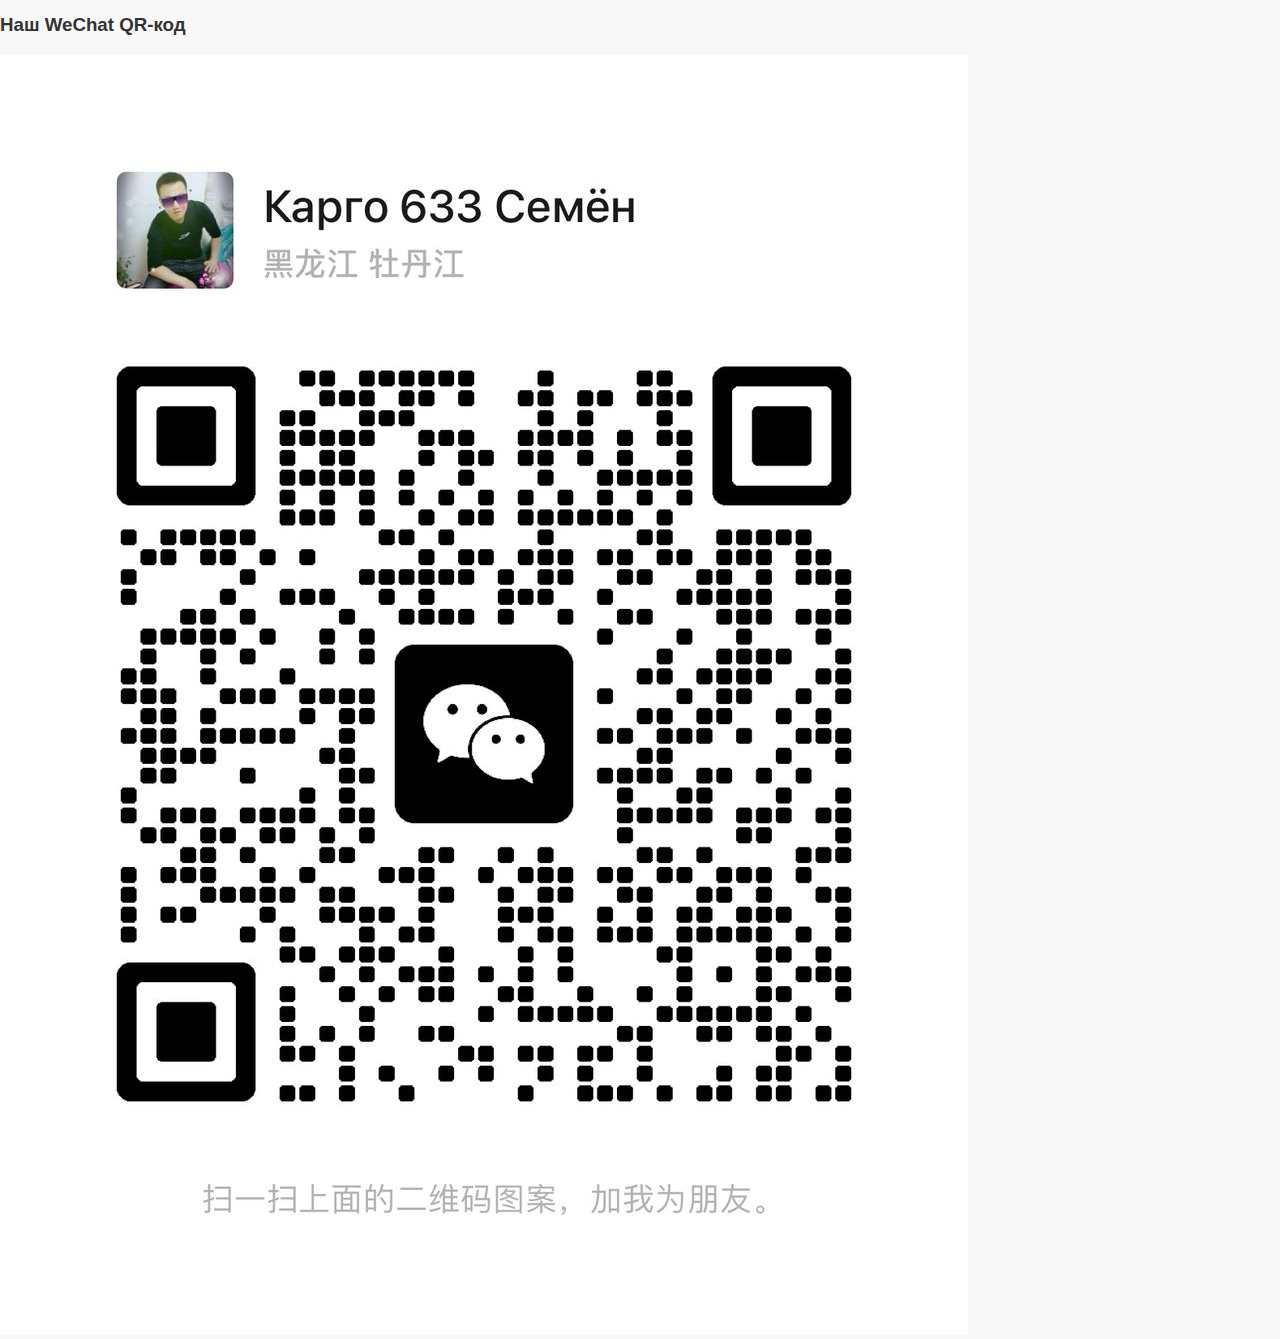
<file: toyota_rav4.html>
<!DOCTYPE html>
<html lang="ru">
<head>
    <meta charset="UTF-8">
    <meta name="viewport" content="width=device-width, initial-scale=1.0">
    <title>Toyota RAV4 2021 2.0L CVT 2WD Fashion - Авто из Китая Семен</title>
    <link rel="stylesheet" href="styles.css">
    <!-- Подключаем Font Awesome для иконок -->
    <link rel="stylesheet" href="https://cdnjs.cloudflare.com/ajax/libs/font-awesome/6.0.0-beta3/css/all.min.css">
</head>
<body>

        <header>
            <div class="logo">
                <img src="images/logo.png" alt="Логотип">
                <h1>Авто из Китая Семен</h1>
            </div>
            <nav>
                <ul>
                    <li><a href="index.html">Главная</a></li>
                    <li><a href="catalog.html">Авто</a></li>
                    <li><a href="about.html">О нас</a></li>
                    <li><a href="contact.html">Контакты</a></li>
                </ul>
            </nav>
            <div class="social-icons">
                <a href="https://instagram.com/taobao_semen?igshid=j8adewcu2nug" target="_blank"><i class="fab fa-instagram"></i></a>
                <a href="https://wa.me/8615174681990" target="_blank"><i class="fab fa-whatsapp"></i></a>
                <a href="#" id="wechat-link"><i class="fab fa-weixin"></i></a>
            </div>
        </header>

        <section class="car-details">
            <h2>Toyota RAV4 2021 2.0L CVT 2WD Fashion</h2>

            <!-- Галерея автомобиля -->
            <div class="car-gallery">
                <img src="images/toy_rav4/rav4_1.jpg" alt="Toyota RAV4 - Фото 1">
                <img src="images/toy_rav4/rav4_2.jpg" alt="Toyota RAV4 - Фото 2">
                <img src="images/toy_rav4/rav4_3.jpg" alt="Toyota RAV4 - Фото 3">
                <img src="images/toy_rav4/rav4_4.jpg" alt="Toyota RAV4 - Фото 4">
                <img src="images/toy_rav4/rav4_5.jpg" alt="Toyota RAV4 - Фото 5">
            </div>

            <!-- Характеристики автомобиля -->
            <div class="car-specs">
                <h3>Характеристики</h3>
                <ul>
                    <li><strong>Марка:</strong> Toyota</li>
                    <li><strong>Модель:</strong> RAV4 2.0L CVT 2WD Fashion</li>
                    <li><strong>Год выпуска:</strong> 2021</li>
                    <li><strong>Пробег:</strong> 48 000 км</li>
                    <li><strong>Двигатель:</strong> 2.0 л / 150 л.с. / Бензин</li>
                    <li><strong>Коробка передач:</strong> Вариатор (CVT)</li>
                    <li><strong>Привод:</strong> Передний</li>
                    <li><strong>Цвет:</strong> Белый</li>
                    <li><strong>Цена:</strong> 131 800 ¥</li>
                </ul>
            </div>

            <!-- Блок с контактами -->
            <div class="contact-block">
                <h3>Контакты</h3>
                <ul>
                    <li><i class="fas fa-phone"></i> <span class="phone-number">8 (984) 157 92 20</span></li>
                    <li><i class="fas fa-envelope"></i> gaodayong666666@163.com</li>
                    <li><i class="fas fa-map-marker-alt"></i> Владивосток, ул. Нейбута, 10</li>
                </ul>
            </div>

            <!-- Иконки соцсетей -->
            <div class="contact-icons">
                <a href="https://instagram.com/taobao_semen?igshid=j8adewcu2nug" target="_blank"><i class="fab fa-instagram"></i></a>
                <a href="https://wa.me/8615174681990" target="_blank"><i class="fab fa-whatsapp"></i></a>
                <a href="#" id="wechat-link"><i class="fab fa-weixin"></i></a>
            </div>
        </section>
    </div>

    <!-- Модальное окно для WeChat -->
    <div id="wechat-modal" class="modal">
        <div class="modal-content">
            <span class="close">&times;</span>
            <h3>Наш WeChat QR-код</h3>
            <img src="images/wechat_qr.jpg" alt="WeChat QR Code">
        </div>


    <script>
        // Скрипт для открытия и закрытия модального окна
        const modal = document.getElementById("wechat-modal");
        const wechatLink = document.getElementById("wechat-link");
        const closeBtn = document.querySelector(".close");

        // Открываем модальное окно при клике на иконку WeChat
        wechatLink.onclick = function() {
            modal.style.display = "block";
        }

        // Закрываем модальное окно при клике на крестик
        closeBtn.onclick = function() {
            modal.style.display = "none";
        }

        // Закрываем модальное окно при клике вне его области
        window.onclick = function(event) {
            if (event.target == modal) {
                modal.style.display = "none";
            }
        }
    </script>
</body>
</html>
</file>
<file: styles.css>
/* Общие стили */
:root {
    --primary-color: #e74c3c;
    --secondary-color: #c0392b;
    --background-color: #f8f8f8;
    --text-color: #333;
    --white: #fff;
    --black: #000;
    --font-size-large: 18px;
    --font-size-medium: 16px;
    --font-size-small: 14px;
}

body {
    font-family: Arial, sans-serif;
    margin: 0;
    padding: 0;
    box-sizing: border-box;
    background: var(--background-color);
    color: var(--text-color);
}

.main-background {
    background-image: url('images/map.jpg');
    background-size: cover;
    background-position: center;
    background-repeat: no-repeat;
    min-height: 100vh;
    position: relative;
}

.main-background::before {
    content: '';
    position: absolute;
    top: 0;
    left: 0;
    right: 0;
    bottom: 0;
    background: rgba(0, 0, 0, 0.4);
    z-index: 1;
}

header, .main-content {
    position: relative;
    z-index: 2;
}

header {
    display: flex;
    justify-content: space-between;
    align-items: center;
    padding: 1rem 2rem;
    background-color: var(--white);
    border-bottom: 1px solid #ddd;
}

.logo {
    display: flex;
    align-items: center;
}

.logo img {
    height: 60px;
    width: auto;
    margin-right: 10px;
}

.logo h1 {
    font-size: 1.5rem;
    margin: 0;
}

nav ul {
    list-style: none;
    margin: 0;
    padding: 0;
    display: flex;
}

nav ul li {
    margin: 0 1rem;
}

nav ul li a {
    text-decoration: none;
    color: var(--text-color);
    font-weight: bold;
}

.social-icons a {
    margin: 0 1rem;
    color: var(--text-color);
    font-size: 1.5rem;
    transition: color 0.3s ease;
}

.social-icons a:hover {
    color: var(--primary-color);
}

.main-content {
    display: flex;
    flex-wrap: wrap;
    gap: 2rem;
    padding: 2rem;
}

.text-block {
    flex: 1 1 300px;
    padding: 2rem;
    background: rgba(0, 0, 0, 0.7); /* Затемнение фона для лучшей читаемости */
    backdrop-filter: blur(5px);
    border-radius: 15px;
    box-shadow: 0 4px 15px rgba(0, 0, 0, 0.1);
    color: var(--white);
}

.text-block h2 {
    font-size: 2rem;
    margin-top: 0;
    margin-bottom: 1.5rem;
    color: var(--primary-color); /* Красный цвет для заголовков */
}

.text-block p {
    font-size: var(--font-size-large);
    line-height: 1.6;
    margin-bottom: 1.5rem;
    color: rgba(255, 255, 255, 0.9); /* Белый текст с небольшой прозрачностью */
}

.text-block ul {
    list-style-type: none;
    padding: 0;
    margin-bottom: 1.5rem;
}

.text-block ul li {
    margin-bottom: 1rem;
    font-size: var(--font-size-medium);
    line-height: 1.6;
    color: rgba(255, 255, 255, 0.9); /* Белый текст с небольшой прозрачностью */
}

.text-block ul li strong {
    color: var(--primary-color);
}

.cta-button {
    display: inline-block;
    padding: 0.75rem 1.5rem;
    background: var(--primary-color);
    color: var(--white);
    text-decoration: none;
    border-radius: 5px;
    font-size: var(--font-size-large);
    margin-top: 1.5rem;
    transition: background 0.3s ease;
}

.cta-button:hover {
    background: var(--secondary-color);
}

.carousel-container {
    position: relative;
    max-width: 800px;
    margin: 0 auto;
    overflow: hidden;
}

.carousel {
    display: flex;
    transition: transform 0.5s ease-in-out;
}

.carousel-item {
    min-width: 100%;
    box-sizing: border-box;
    display: none;
}

.carousel-item.active {
    display: block;
}

.carousel-item img {
    width: 100%;
    height: auto;
}

.price-overlay {
    position: absolute;
    bottom: 10px;
    left: 10px;
    background: rgba(0, 0, 0, 0.7);
    color: white;
    padding: 5px 10px;
    border-radius: 5px;
}

.carousel-button {
    position: absolute;
    top: 50%;
    transform: translateY(-50%);
    background: rgba(0, 0, 0, 0.5);
    color: white;
    border: none;
    padding: 10px;
    cursor: pointer;
    z-index: 10;
}

.carousel-button.prev {
    left: 10px;
}

.carousel-button.next {
    right: 10px;
}

/* Адаптивные стили */
@media (max-width: 768px) {
    header {
        flex-direction: column;
        text-align: center;
        padding: 0.5rem;
    }

    .logo img {
        height: 50px; /* Уменьшаем логотип */
    }

    .logo h1 {
        font-size: 1.25rem; /* Уменьшаем размер текста */
    }

    nav ul {
        flex-direction: column;
        margin-top: 0.5rem;
    }

    nav ul li {
        margin: 0.5rem 0;
    }

    .social-icons {
        margin-top: 0.5rem;
    }

    .main-content {
        flex-direction: column;
        padding: 0.5rem;
    }

    .text-block {
        padding: 1rem;
    }

    .text-block h2 {
        font-size: 1.5rem; /* Уменьшаем заголовок */
    }

    .text-block p, .text-block ul li {
        font-size: 0.9rem; /* Уменьшаем размер текста */
    }

    .cta-button {
        font-size: 0.9rem;
        padding: 0.5rem 1rem;
    }

    .carousel-container {
        margin-top: 1rem;
    }

    .carousel-item img {
        height: 200px; /* Уменьшаем высоту изображений */
    }

    .price-overlay {
        font-size: 1rem; /* Уменьшаем размер текста */
    }

    .carousel-button {
        font-size: 1.25rem; /* Уменьшаем кнопки */
    }
}

@media (min-width: 481px) and (max-width: 768px) {
    header {
        padding: 1rem;
    }

    .logo img {
        height: 60px;
    }

    .logo h1 {
        font-size: 1.5rem;
    }

    .main-content {
        padding: 1rem;
    }

    .text-block {
        padding: 1.5rem;
    }

    .text-block h2 {
        font-size: 1.75rem;
    }

    .text-block p, .text-block ul li {
        font-size: 1rem;
    }

    .cta-button {
        font-size: 1rem;
        padding: 0.75rem 1.5rem;
    }

    .carousel-item img {
        height: 250px;
    }

    .price-overlay {
        font-size: 1.25rem;
    }

    .carousel-button {
        font-size: 1.5rem;
    }
}

/* Общие стили для страницы каталога */
.catalog {
    background-color: white; /* Белый фон */
    color: black; /* Черный текст */
    padding: 20px;
}

/* Стили для заголовков */
.catalog h2, .catalog h3 {
    color: black; /* Черный цвет для заголовков */
}

/* Стили для фильтров */
.filters {
    background-color: #f9f9f9; /* Светлый фон для блока фильтров */
    padding: 15px;
    border-radius: 8px;
    margin-bottom: 20px;
}

.filters label {
    color: black; /* Черный цвет для текста фильтров */
}

.filters input, .filters select {
    background-color: white;
    color: black;
    border: 1px solid #ccc;
    padding: 5px;
    border-radius: 4px;
}

.filters button {
    background-color: #007bff; /* Синий цвет кнопки */
    color: white;
    border: none;
    padding: 10px 20px;
    border-radius: 4px;
    cursor: pointer;
}

.filters button:hover {
    background-color: #0056b3; /* Темно-синий при наведении */
}

/* Стили для карточек автомобилей */
.car-grid {
    display: grid;
    grid-template-columns: repeat(auto-fit, minmax(250px, 1fr));
    gap: 20px;
}

.car-card {
    background-color: white;
    border: 1px solid #ddd;
    border-radius: 8px;
    overflow: hidden;
    transition: transform 0.3s ease, box-shadow 0.3s ease;
}

.car-card:hover {
    transform: translateY(-5px);
    box-shadow: 0 4px 8px rgba(0, 0, 0, 0.2);
}

.car-card img {
    width: 100%;
    height: 200px; /* Фиксированная высота для всех изображений */
    object-fit: cover; /* Сохраняет пропорции изображения, обрезая его */
    display: block;
}

.car-info {
    padding: 15px;
}

.car-info h3 {
    margin: 0 0 10px;
    color: black; /* Черный цвет для названия автомобиля */
}

.car-info p {
    margin: 5px 0;
    color: #333; /* Темно-серый цвет для текста */
}

.car-info .price {
    color: #007bff; /* Синий цвет для цены */
    font-weight: bold;
}

/* Адаптивные стили для каталога */
@media (max-width: 768px) {
    .catalog {
        padding: 10px;
    }

    .filters {
        padding: 15px;
    }

    .car-grid {
        grid-template-columns: repeat(auto-fit, minmax(200px, 1fr));
    }

    .car-card img {
        height: 150px; /* Уменьшаем высоту для мобильных устройств */
    }

    .car-info h3 {
        font-size: 1.1rem;
    }

    .car-info p {
        font-size: 0.9rem;
    }

    .car-info .price {
        font-size: 1.1rem;
    }
}

@media (max-width: 480px) {
    .car-grid {
        grid-template-columns: 1fr; /* Одна колонка на мобильных устройствах */
    }

    .car-card img {
        height: 180px; /* Увеличиваем высоту для лучшего отображения */
    }

    .car-info h3 {
        font-size: 1rem;
    }

    .car-info p {
        font-size: 0.8rem;
    }

    .car-info .price {
        font-size: 1rem;
    }
}

/* Стили для страницы автомобиля */
.car-details {
    padding: 20px;
    background-color: white;
    color: black;
}

.car-details h2 {
    text-align: center;
    margin-bottom: 20px;
    color: #e74c3c; /* Красный цвет для заголовка */
}

.car-content {
    display: flex;
    gap: 20px;
}

/* Галерея */
.car-gallery {
    flex: 1;
}

.main-image img {
    width: 100%;
    height: auto;
    border-radius: 10px;
    box-shadow: 0 4px 8px rgba(0, 0, 0, 0.1);
}

.thumbnails {
    display: grid;
    grid-template-columns: repeat(4, 1fr);
    gap: 10px;
    margin-top: 10px;
}

.thumbnails img {
    width: 100%;
    height: 80px;
    object-fit: cover;
    border-radius: 5px;
    cursor: pointer;
    transition: transform 0.3s ease, box-shadow 0.3s ease;
}

.thumbnails img:hover {
    transform: scale(1.05);
    box-shadow: 0 4px 8px rgba(0, 0, 0, 0.2);
}

/* Описание автомобиля */
.car-specs {
    flex: 1;
    padding: 20px;
    background-color: #f9f9f9;
    border-radius: 10px;
    box-shadow: 0 4px 8px rgba(0, 0, 0, 0.1);
}

.car-specs h3 {
    margin-top: 0;
    color: #e74c3c; /* Красный цвет для заголовка */
}

.car-specs ul {
    list-style: none;
    padding: 0;
}

.car-specs ul li {
    margin-bottom: 10px;
    font-size: 16px;
}

.car-specs ul li strong {
    color: #333;
}

.contact-block {
    margin-top: 20px;
}

.contact-block h3 {
    margin-bottom: 10px;
    color: #e74c3c; /* Красный цвет для заголовка */
}

.contact-block ul {
    list-style: none;
    padding: 0;
}

.contact-block ul li {
    margin-bottom: 10px;
    font-size: 16px;
}

.contact-block ul li i {
    margin-right: 10px;
    color: #e74c3c; /* Красный цвет для иконок */
}

/* Адаптивные стили для мобильных устройств */
@media (max-width: 768px) {
    .car-content {
        flex-direction: column;
    }

    .thumbnails {
        grid-template-columns: repeat(3, 1fr);
    }

    .thumbnails img {
        height: 60px;
    }

    .car-specs {
        padding: 15px;
    }

    .car-specs ul li {
        font-size: 14px;
    }

    .contact-block ul li {
        font-size: 14px;
    }
}

@media (max-width: 480px) {
    .thumbnails {
        grid-template-columns: repeat(2, 1fr);
    }

    .thumbnails img {
        height: 50px;
    }
}

.about-us {
    position: relative;
    background-image: url('images/map.jpg');
    background-size: contain;
    background-position: center;
    background-repeat: no-repeat;
    padding: 20px;
    color: #fff;
    border-radius: 10px;
    margin: 20px;
    min-height: 400px;
    display: flex;
    flex-direction: column;
    justify-content: center;
    align-items: center;
    text-align: center;
}

.about-us {
    position: relative;
    background-image: url('images/map.jpg');
    background-size: cover;
    background-position: center;
    background-repeat: no-repeat;
    padding: 20px;
    color: #fff;
    border-radius: 10px;
    margin: 20px;
}

.about-us::before {
    content: '';
    position: absolute;
    top: 0;
    left: 0;
    right: 0;
    bottom: 0;
    background: rgba(0, 0, 0, 0.5); /* Черный оверлей с прозрачностью 50% */
    border-radius: 10px;
    z-index: 1;
}

.about-us h2,
.about-us h3,
.about-us p,
.about-us ul {
    position: relative;
    z-index: 2; /* Текст поверх оверлея */
}

/* Стили для раздела контактов */
.contact-section {
    background-image: url('images/map.jpg');
    background-size: contain; /* Изображение будет полностью видно */
    background-position: center; /* Центрирует изображение */
    background-repeat: no-repeat; /* Запрещает повторение */
    padding: 20px; /* Отступы для текста */
    color: #fff; /* Белый текст для контраста */
    border-radius: 10px; /* Закругленные углы */
    margin: 20px; /* Отступы от других элементов */
    min-height: 400px; /* Минимальная высота раздела */
    display: flex;
    flex-direction: column;
    justify-content: center;
    align-items: center;
    text-align: center;
}

.contact-section {
    position: relative;
    background-image: url('images/map.jpg');
    background-size: cover;
    background-position: center;
    background-repeat: no-repeat;
    padding: 20px;
    color: #fff;
    border-radius: 10px;
    margin: 20px;
}

.contact-section::before {
    content: '';
    position: absolute;
    top: 0;
    left: 0;
    right: 0;
    bottom: 0;
    background: rgba(0, 0, 0, 0.5); /* Черный оверлей с прозрачностью 50% */
    border-radius: 10px;
    z-index: 1;
}

.contact-section h2,
.contact-section p,
.contact-section ul {
    position: relative;
    z-index: 2; /* Текст поверх оверлея */
}
</file>
